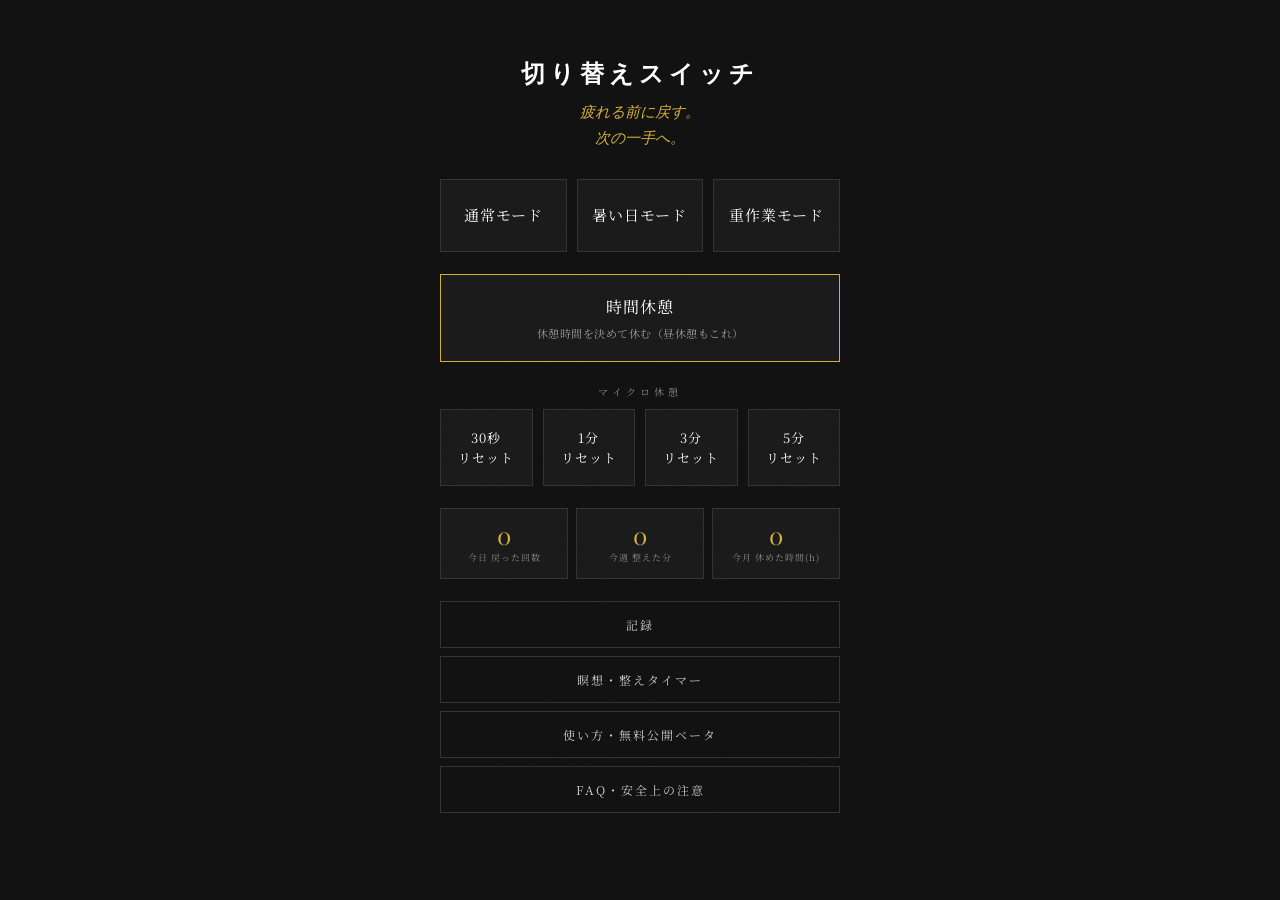
<file: index.html>
<!DOCTYPE html>
<html lang="ja">
<head>
<meta charset="UTF-8">
<meta name="viewport" content="width=device-width, initial-scale=1.0">
<title>切り替えスイッチ</title>
<link rel="manifest" href="manifest.json">
<meta name="theme-color" content="#111111">
<link rel="apple-touch-icon" href="icons/icon-192.png">
<meta name="apple-mobile-web-app-capable" content="yes">
<meta name="apple-mobile-web-app-status-bar-style" content="black-translucent">
<meta name="apple-mobile-web-app-title" content="切り替えスイッチ">
<link href="https://fonts.googleapis.com/css2?family=Playfair+Display:ital,wght@0,400;0,700;1,400&family=Cormorant+Garamond:ital,wght@0,300;0,400;1,300&family=Noto+Serif+JP:wght@200;300;400&display=swap" rel="stylesheet">
<style>
*{margin:0;padding:0;box-sizing:border-box;-webkit-tap-highlight-color:transparent}
:root{
  --bg:#050507;--surface:#09090f;--card:#0d0d16;--border:#1a1a28;--border2:#252535;
  --gold:#b8973e;--gold2:#d4af5a;--gold3:#f0d080;
  --text:#ede8df;--textD:#a09880;--muted:#4a4858;--green:#4a9e6a;
}
html,body{height:100%;background:var(--bg);color:var(--text);font-family:'Noto Serif JP',serif;overflow-x:hidden;}
.ambient{position:fixed;inset:0;pointer-events:none;z-index:0;}
.ambient::before{content:'';position:absolute;top:-20%;left:30%;width:60vw;height:60vw;background:radial-gradient(circle,rgba(184,151,62,0.06)0%,transparent 70%);animation:drift 12s ease-in-out infinite alternate;}
.ambient::after{content:'';position:absolute;bottom:0;right:-10%;width:50vw;height:50vw;background:radial-gradient(circle,rgba(100,80,200,0.04)0%,transparent 70%);animation:drift 16s ease-in-out infinite alternate-reverse;}
@keyframes drift{from{transform:translate(0,0)}to{transform:translate(-5%,8%)}}
body::after{content:'';position:fixed;inset:0;background-image:url("data:image/svg+xml,%3Csvg xmlns='http://www.w3.org/2000/svg' width='300' height='300'%3E%3Cfilter id='n'%3E%3CfeTurbulence type='fractalNoise' baseFrequency='0.75' numOctaves='4'/%3E%3C/filter%3E%3Crect width='300' height='300' filter='url(%23n)' opacity='0.03'/%3E%3C/svg%3E");pointer-events:none;z-index:9999;opacity:0.5;}

#app{width:100%;}
.screen{
  display:none;
  width:100%;
  min-height:100dvh;
  flex-direction:column;
  align-items:center;
}
.screen.active{display:flex;}

/* ===== HOME ===== */
#home{justify-content:flex-start;min-height:100dvh;padding:24px 20px;position:relative;z-index:1;align-items:center;}
#meditation{justify-content:flex-start;min-height:100dvh;padding:80px 24px 40px;position:relative;z-index:1;}

/* ===== GENBA HOME (現場休憩スイッチ：黒×白×金) ===== */
#home.genba{background:#111111;color:#ffffff;}

.genba-home-header{width:100%;max-width:400px;text-align:center;margin-top:32px;margin-bottom:28px;}
.genba-home-title{
  font-family:'Playfair Display',serif;font-size:24px;font-weight:700;
  letter-spacing:5px;color:#ffffff;margin-bottom:10px;
}
.genba-home-sub{
  font-family:'Cormorant Garamond',serif;font-size:15px;font-style:italic;
  color:#D4AF37;line-height:1.7;
}

.genba-home-section{width:100%;max-width:400px;margin-bottom:22px;}
.genba-home-label{font-size:10px;letter-spacing:4px;color:#888888;text-transform:uppercase;margin-bottom:10px;text-align:center;}

.genba-home-grid{display:grid;grid-template-columns:1fr 1fr;gap:10px;}
.genba-home-grid.three{grid-template-columns:1fr 1fr 1fr;}

.genba-home-btn{
  padding:24px 8px;background:#1a1a1a;border:1px solid #333333;
  color:#ffffff;font-family:'Noto Serif JP',serif;font-size:15px;
  letter-spacing:1px;cursor:pointer;transition:all 0.2s;line-height:1.5;
}
.genba-home-btn:hover{border-color:#D4AF37;color:#D4AF37;background:rgba(212,175,55,0.06);}
.genba-home-btn.small{padding:18px 4px;font-size:13px;}
.genba-home-btn.wide{width:100%;padding:20px 8px;font-size:16px;border-color:#D4AF37;}
.genba-btn-sub{display:block;margin-top:6px;font-size:11px;color:#999999;letter-spacing:0.5px;}
.genba-time-main{max-width:300px;margin-top:8px;}
.genba-time-main .genba-custom-input{flex:0 0 110px;width:110px;font-size:22px;}
.genba-time-main .genba-custom-btn{font-size:18px;}

.genba-home-stats{
  width:100%;max-width:400px;
  display:grid;grid-template-columns:1fr 1fr 1fr;gap:8px;
  margin-bottom:22px;
}
.genba-stat-box{
  text-align:center;padding:14px 6px;border:1px solid #333333;background:#1a1a1a;
}
.genba-stat-num{
  display:block;font-family:'Playfair Display',serif;font-size:24px;
  color:#D4AF37;line-height:1;margin-bottom:4px;
}
.genba-stat-label{display:block;font-size:9px;letter-spacing:1px;color:#888888;}

.genba-home-links{width:100%;max-width:400px;display:flex;flex-direction:column;gap:8px;}
.genba-link-btn{
  display:block;padding:14px;background:transparent;border:1px solid #333333;
  color:#cccccc;font-family:'Noto Serif JP',serif;font-size:12px;
  letter-spacing:2px;cursor:pointer;transition:all 0.2s;text-decoration:none;text-align:center;
}
.genba-link-btn:hover{border-color:#D4AF37;color:#D4AF37;}
.logo{font-family:'Playfair Display',serif;font-size:13px;letter-spacing:8px;color:var(--gold);text-transform:uppercase;opacity:0.7;margin-bottom:24px;}

/* TOOL GRID — 1画面完結 */
.tool-grid{display:grid;grid-template-columns:repeat(3,1fr);gap:10px;width:100%;max-width:380px;margin-bottom:16px;}
.tool-card{
  border:1px solid var(--border2);background:var(--card);
  aspect-ratio:1;display:flex;flex-direction:column;align-items:center;justify-content:center;
  cursor:pointer;transition:all 0.25s;
}
.tool-card:hover{border-color:var(--gold);box-shadow:0 0 20px rgba(184,151,62,0.1);}
.tool-num{font-family:'Playfair Display',serif;font-size:34px;color:var(--gold2);line-height:1;}
.tool-unit{font-size:11px;letter-spacing:2px;color:var(--muted);margin-top:6px;}
.tool-card.cut .tool-num{color:#c0696f;}
.tool-card.cut:hover{border-color:#c0696f;box-shadow:0 0 20px rgba(192,105,111,0.15);}
.tool-card.sleep{background:radial-gradient(ellipse at 50% 30%,rgba(100,80,200,0.08),var(--card) 70%);}
.tool-card.sleep .tool-icon{font-size:26px;color:#a8a0e8;}
.tool-card.sleep .tool-unit{color:#a8a0e8;font-size:10px;}
.tool-card.sleep:hover{border-color:#6a5fc0;box-shadow:0 0 20px rgba(106,95,192,0.15);}
.tool-card.break{background:radial-gradient(ellipse at 50% 30%,rgba(255,255,255,0.05),var(--card) 70%);}
.tool-card.break .tool-icon{font-size:26px;color:#e8e8e8;}
.tool-card.break .tool-unit{color:#e8e8e8;font-size:11px;letter-spacing:2px;}
.tool-card.break:hover{border-color:#cfcfcf;box-shadow:0 0 20px rgba(255,255,255,0.1);}

/* HOME PHILOSOPHY */
.home-philosophy{
  width:100%;max-width:380px;
  text-align:center;
  margin:20px 0 16px;
}
.hp-line{
  font-family:'Cormorant Garamond',serif;
  font-size:14px;font-style:italic;font-weight:300;
  color:var(--textD);
  margin-bottom:14px;
  letter-spacing:1px;
}
.hp-grid{
  display:flex;
  flex-wrap:wrap;
  justify-content:center;
  gap:6px 14px;
  font-size:10px;
  letter-spacing:0.5px;
  color:var(--muted);
  font-family:'Noto Serif JP',serif;
}

/* SOUND TYPE SELECTOR */
.sound-type-row{display:flex;gap:5px;width:100%;max-width:380px;margin-bottom:10px;}
.sound-type-btn{
  flex:1;padding:10px 2px;background:transparent;
  border:1px solid var(--border2);color:var(--muted);
  font-family:'Noto Serif JP',serif;font-size:10px;letter-spacing:0.5px;
  cursor:pointer;transition:all 0.25s;
}
.sound-type-btn.on{border-color:var(--gold);color:var(--gold2);background:rgba(184,151,62,0.06);}
.sound-type-btn:hover{border-color:var(--gold2);}

/* HOME LINKS */
.home-links{display:flex;gap:10px;width:100%;max-width:380px;}
.info-link{
  flex:1;padding:14px;background:transparent;
  border:1px solid var(--border2);color:var(--muted);
  font-family:'Noto Serif JP',serif;font-size:11px;letter-spacing:3px;
  cursor:pointer;transition:all 0.25s;
}
.info-link:hover{border-color:var(--gold);color:var(--gold2);}

/* HISTORY */
.history-wrap{width:100%;max-width:380px;}
.history-item{
  display:flex;align-items:center;justify-content:space-between;
  border:1px solid var(--border);background:var(--card);
  padding:14px 16px;margin-bottom:6px;
}
.h-left{display:flex;align-items:center;gap:12px;}
.h-icon{font-size:16px;color:var(--gold);}
.h-info{display:flex;flex-direction:column;}
.h-mode{font-size:13px;color:var(--text);letter-spacing:0.5px;}
.h-date{font-size:10px;color:var(--muted);letter-spacing:1px;margin-top:2px;}
.h-dur{font-family:'Playfair Display',serif;font-size:16px;color:var(--gold2);}
.h-del{
  margin-left:14px;color:var(--muted);font-size:16px;
  padding:4px 6px;cursor:pointer;transition:color 0.2s;flex-shrink:0;
}
.h-del:hover{color:#c0696f;}
.history-empty{
  text-align:center;padding:32px 16px;
  color:var(--muted);font-size:12px;letter-spacing:2px;
  font-family:'Cormorant Garamond',serif;font-style:italic;
  border:1px dashed var(--border2);
}

/* INFO PAGE */
#info{
  padding:80px 24px 60px;
  position:relative;z-index:1;
  justify-content:flex-start;
}
#history{
  padding:80px 24px 24px;
  position:relative;z-index:1;
  justify-content:flex-start;
}
#history .info-wrap{
  margin-top:0;
  padding-top:0;
}
#history .info-title{
  margin-top:0 !important;
}
.info-wrap{width:100%;max-width:400px;}
.info-title{font-family:'Playfair Display',serif;font-size:22px;letter-spacing:4px;color:var(--gold2);text-align:center;margin-bottom:6px;}
.info-sub{font-family:'Cormorant Garamond',serif;font-size:13px;font-style:italic;color:var(--muted);text-align:center;margin-bottom:32px;}
.info-item{border:1px solid var(--border2);background:var(--card);padding:18px 20px;margin-bottom:8px;}
.info-head{display:flex;align-items:baseline;gap:12px;margin-bottom:8px;}
.info-time{font-family:'Playfair Display',serif;font-size:20px;color:var(--gold2);}
.info-name{font-size:13px;letter-spacing:2px;color:var(--text);}
.info-desc{font-family:'Cormorant Garamond',serif;font-size:14px;font-style:italic;color:var(--textD);line-height:1.7;}

/* ===== SESSION SCREEN ===== */
#session{
  position:fixed;inset:0;
  flex-direction:column;align-items:center;justify-content:center;
  padding:24px;z-index:1;
}
#session.active{display:flex;}

/* 戻るボタン（上部固定） */
.session-back{
  position:fixed;top:0;left:0;right:0;
  display:flex;align-items:center;gap:10px;
  padding:18px 20px;
  background:rgba(5,5,7,0.9);backdrop-filter:blur(10px);
  border-bottom:1px solid var(--border);
  font-size:12px;letter-spacing:3px;color:var(--textD);
  cursor:pointer;z-index:300;transition:color 0.2s;
}
.session-back:hover{color:var(--gold2);}
.session-back .arrow{font-size:16px;color:var(--gold);}

.session-mode-name{font-family:'Playfair Display',serif;font-size:26px;font-weight:700;color:var(--gold2);margin-bottom:32px;text-shadow:0 0 30px rgba(184,151,62,0.3);text-align:center;}

.session-one-line{font-family:'Cormorant Garamond',serif;font-size:18px;font-style:italic;color:var(--text);margin-top:28px;margin-bottom:8px;text-align:center;}

.timer-ring-wrap{position:relative;width:240px;height:240px;margin-bottom:8px;}
.timer-ring-wrap svg{transform:rotate(-90deg);width:100%;height:100%;}
.t-bg{stroke:var(--border2);}
.t-fill{stroke:var(--gold2);stroke-linecap:round;transition:stroke-dashoffset 1s linear;filter:drop-shadow(0 0 10px rgba(212,175,90,0.4));}
.timer-display{position:absolute;inset:0;display:flex;flex-direction:column;align-items:center;justify-content:center;}
.timer-time{font-family:'Playfair Display',serif;font-size:60px;color:var(--gold3);letter-spacing:2px;text-shadow:0 0 20px rgba(240,208,128,0.25);}
.timer-state{font-size:10px;letter-spacing:4px;color:var(--gold2);text-transform:uppercase;margin-top:8px;}

.session-actions{display:flex;gap:12px;width:100%;max-width:320px;}
.s-btn{
  flex:1;padding:16px;background:transparent;border:1px solid var(--border2);
  color:var(--textD);font-family:'Noto Serif JP',serif;font-size:12px;letter-spacing:3px;
  cursor:pointer;transition:all 0.25s;
}
.s-btn:hover{border-color:var(--gold);color:var(--gold2);}
.s-btn.gold{border-color:var(--gold);color:var(--gold2);background:rgba(184,151,62,0.06);}
.s-btn.gold:hover{background:rgba(184,151,62,0.12);box-shadow:0 0 20px rgba(184,151,62,0.15);}

.sound-toggle{
  margin-top:24px;display:flex;align-items:center;gap:10px;
  font-size:11px;letter-spacing:2px;color:var(--muted);cursor:pointer;
  border:1px solid var(--border);padding:10px 20px;transition:all 0.25s;
}
.sound-toggle.on{border-color:var(--gold);color:var(--gold2);}
.sound-toggle:hover{border-color:var(--gold2);}

.session-note{
  margin-top:14px;font-size:10px;letter-spacing:1px;
  color:var(--muted);text-align:center;max-width:280px;
  line-height:1.6;
}
.session-note.warn{color:#c0696f;}
.screen.genba .session-note{color:#888888;}
.screen.genba .session-note.warn{color:#c0696f;}

/* ===== COMPLETE SCREEN ===== */
#complete{justify-content:center;padding:40px 24px;text-align:center;position:relative;z-index:1;}
.complete-mark{font-size:14px;letter-spacing:8px;color:var(--gold);margin-bottom:32px;}
.complete-msg{font-family:'Cormorant Garamond',serif;font-size:22px;font-style:italic;font-weight:300;line-height:1.8;color:var(--text);max-width:340px;margin-bottom:48px;min-height:80px;display:flex;align-items:center;justify-content:center;}
.complete-msg.loading{font-family:'Noto Serif JP',serif;font-style:normal;font-size:12px;color:var(--muted);letter-spacing:2px;display:flex;align-items:center;gap:10px;}
.dots span{display:inline-block;width:5px;height:5px;background:var(--gold);border-radius:50%;animation:dot 1.4s infinite;}
.dots span:nth-child(2){animation-delay:.2s}.dots span:nth-child(3){animation-delay:.4s}
@keyframes dot{0%,80%,100%{transform:scale(0.5);opacity:0.2}40%{transform:scale(1);opacity:1}}

/* ===== SLEEP SCREEN ===== */
#sleep{
  justify-content:flex-start;
  padding:120px 24px 60px;
  position:relative;z-index:1;
  background:radial-gradient(ellipse at 50% 0%,rgba(100,80,200,0.06)0%,transparent 60%);
}
.sleep-deco{font-size:11px;letter-spacing:6px;color:#8880c0;text-transform:uppercase;margin-bottom:16px;opacity:0.7;text-align:center;}
.sleep-msg{font-family:'Cormorant Garamond',serif;font-size:18px;font-style:italic;color:var(--textD);margin-bottom:48px;text-align:center;}
.sleep-elapsed{font-family:'Playfair Display',serif;font-size:48px;color:var(--gold3);letter-spacing:2px;margin-bottom:4px;text-shadow:0 0 20px rgba(240,208,128,0.2);}
.sleep-remaining{font-size:11px;letter-spacing:2px;color:var(--muted);margin-bottom:36px;min-height:14px;}

/* ===== GENBA THEME (休憩モード：黒×白、屋外視認性重視) ===== */
.screen.genba{
  background:#111111;
  color:#ffffff;
}
.screen.genba .session-back.genba-back{
  background:rgba(17,17,17,0.92);
  color:#cccccc;
  border-bottom:1px solid #2a2a2a;
}
.screen.genba .session-back.genba-back .arrow{color:#D4AF37;}
.screen.genba .session-back.genba-back:hover{color:#D4AF37;}

#breakSetup{justify-content:flex-start;padding:100px 24px 60px;align-items:center;}
#genbaModeSelect{justify-content:flex-start;padding:100px 24px 60px;align-items:center;}
.genba-title{font-family:'Playfair Display',serif;font-size:26px;font-weight:700;letter-spacing:4px;color:#ffffff;margin-bottom:8px;text-align:center;}
.genba-sub{font-family:'Cormorant Garamond',serif;font-size:14px;font-style:italic;color:#aaaaaa;margin-bottom:32px;text-align:center;}

.genba-input-wrap{width:100%;max-width:360px;margin-bottom:36px;}
.genba-input{
  width:100%;padding:16px;background:#1a1a1a;
  border:1px solid #333333;color:#ffffff;
  font-family:'Noto Serif JP',serif;font-size:15px;
  margin-bottom:12px;
}
.genba-input:focus{outline:none;border-color:#D4AF37;}
.genba-input::placeholder{color:#666666;}
.genba-presets{display:flex;flex-wrap:wrap;gap:8px;}
.genba-preset-btn{
  padding:10px 14px;background:transparent;border:1px solid #333333;
  color:#cccccc;font-family:'Noto Serif JP',serif;font-size:12px;
  letter-spacing:1px;cursor:pointer;transition:all 0.2s;
}
.genba-preset-btn:hover{border-color:#D4AF37;color:#D4AF37;}

.genba-time-label{font-size:10px;letter-spacing:4px;color:#888888;text-transform:uppercase;margin-bottom:12px;}
.genba-time-row{display:flex;flex-wrap:wrap;gap:10px;width:100%;max-width:360px;}
.genba-time-btn{
  flex:1 1 28%;padding:18px 8px;background:#1a1a1a;border:1px solid #333333;
  color:#ffffff;font-family:'Playfair Display',serif;font-size:18px;
  cursor:pointer;transition:all 0.2s;
}
.genba-time-btn:hover{border-color:#D4AF37;color:#D4AF37;background:rgba(212,175,55,0.06);}
.genba-home-grid.four{grid-template-columns:1fr 1fr 1fr 1fr;}
.genba-custom-row{display:flex;gap:10px;width:100%;max-width:360px;margin-top:12px;align-items:stretch;}
.genba-custom-input{
  width:80px;flex:0 0 80px;padding:14px 10px;background:#1a1a1a;border:1px solid #333333;
  color:#ffffff;font-size:18px;text-align:center;
}
.genba-custom-input:focus{outline:none;border-color:#D4AF37;}
.genba-custom-btn{flex:1;font-size:15px;font-family:inherit;}

/* BREAK SESSION */
#breakSession{padding:24px;}
.genba-mode-name{font-family:'Playfair Display',serif;font-size:26px;font-weight:700;color:#ffffff;margin-bottom:28px;text-align:center;letter-spacing:4px;}
.genba-ring .genba-ring-bg{stroke:#333333;}
.genba-ring .genba-ring-fill{stroke:#D4AF37;filter:drop-shadow(0 0 8px rgba(212,175,55,0.4));}
.genba-time{color:#ffffff;text-shadow:none;}
.genba-state{color:#D4AF37;}
.genba-calm-list{
  display:flex;flex-direction:column;gap:10px;align-items:center;
  margin-top:8px;font-family:'Cormorant Garamond',serif;font-size:18px;
  font-style:italic;color:#cccccc;
}
.genba-btn{border-color:#333333;color:#cccccc;}
.genba-btn:hover{border-color:#D4AF37;color:#D4AF37;}
.genba-btn.gold{border-color:#D4AF37;color:#D4AF37;background:rgba(212,175,55,0.06);}
.genba-btn.gold:hover{background:rgba(212,175,55,0.14);}

/* BREAK DONE */
#breakDone{justify-content:center;padding:40px 24px;text-align:center;}
.genba-done-mark{font-size:20px;color:#888888;margin-bottom:14px;}
.genba-done-label{font-family:'Cormorant Garamond',serif;font-size:15px;font-style:italic;letter-spacing:3px;color:#aaaaaa;margin-bottom:32px;}
.genba-done-sub{font-size:12px;letter-spacing:4px;color:#888888;text-transform:uppercase;margin-bottom:14px;}
.genba-next-action{
  font-family:'Playfair Display',serif;font-size:30px;font-weight:700;
  color:#D4AF37;max-width:340px;line-height:1.6;
  border:1px solid #D4AF37;padding:28px 24px;background:#1a1a1a;
  text-shadow:0 0 20px rgba(212,175,55,0.25);
  box-shadow:0 0 30px rgba(212,175,55,0.1);
}

/* BREAK WARNING (休憩終了30秒前: 全画面演出) */
#breakWarning{
  justify-content:center;align-items:center;text-align:center;
  background:#000000;
  animation: genbaWarningFade 0.6s ease;
}
@keyframes genbaWarningFade{from{opacity:0}to{opacity:1}}
.genba-warning-wrap{display:flex;flex-direction:column;align-items:center;padding:24px;}
.genba-warning-label{
  font-family:'Noto Serif JP',serif;font-size:13px;font-weight:400;
  letter-spacing:6px;color:#888888;margin-bottom:6px;
  text-transform:uppercase;
}
.genba-warning-sub{
  font-family:'Cormorant Garamond',serif;font-size:14px;font-style:italic;
  color:#888888;margin-bottom:4px;
}
.genba-warning-action{
  margin-top:36px;font-family:'Playfair Display',serif;font-size:32px;font-weight:700;
  font-style:normal;color:#D4AF37;border:1px solid #D4AF37;
  padding:28px 24px;background:#1a1a1a;max-width:340px;line-height:1.6;
  text-shadow:0 0 20px rgba(212,175,55,0.25);
  box-shadow:0 0 30px rgba(212,175,55,0.1);
}

/* SLEEP SELECT */
#sleepSelect{justify-content:flex-start;padding:120px 24px 60px;position:relative;z-index:1;}
.sleep-select-list{width:100%;max-width:340px;display:flex;flex-direction:column;gap:10px;margin-top:8px;}
.sleep-select-btn{
  padding:18px;background:var(--card);border:1px solid var(--border2);
  color:var(--text);font-family:'Noto Serif JP',serif;font-size:14px;letter-spacing:2px;
  cursor:pointer;transition:all 0.25s;
}
.sleep-select-btn:hover{border-color:#6a5fc0;color:#a8a0e8;box-shadow:0 0 20px rgba(106,95,192,0.1);}

/* BOTTOM PAD */
.bottom-pad{height:40px;}
</style>
</head>
<body>
<div class="ambient"></div>
<div id="app">

<!-- ===== HOME (切り替えスイッチ) ===== -->
<div id="home" class="screen active genba">
  <div class="genba-home-header">
    <div class="genba-home-title">切り替えスイッチ</div>
    <div class="genba-home-sub">疲れる前に戻す。<br>次の一手へ。</div>
  </div>

  <div class="genba-home-section">
    <div class="genba-home-grid three">
      <button class="genba-home-btn" onclick="openGenbaMode('normal')">通常モード</button>
      <button class="genba-home-btn" onclick="openGenbaMode('hot')">暑い日モード</button>
      <button class="genba-home-btn" onclick="openGenbaMode('heavy')">重作業モード</button>
    </div>
  </div>

  <div class="genba-home-section">
    <button class="genba-home-btn wide" onclick="openBreakSetup()">時間休憩<br><span class="genba-btn-sub">休憩時間を決めて休む（昼休憩もこれ）</span></button>
  </div>

  <div class="genba-home-section">
    <div class="genba-home-label">マイクロ休憩</div>
    <div class="genba-home-grid four">
      <button class="genba-home-btn small" onclick="openMicroSetup(0.5)">30秒<br>リセット</button>
      <button class="genba-home-btn small" onclick="openMicroSetup(1)">1分<br>リセット</button>
      <button class="genba-home-btn small" onclick="openMicroSetup(3)">3分<br>リセット</button>
      <button class="genba-home-btn small" onclick="openMicroSetup(5)">5分<br>リセット</button>
    </div>
  </div>

  <div class="genba-home-stats" id="genbaHomeStats"></div>

  <div class="genba-home-links">
    <button class="genba-link-btn" onclick="renderHistory();showScreen('history')">記録</button>
    <button class="genba-link-btn" onclick="showScreen('meditation')">瞑想・整えタイマー</button>
    <a class="genba-link-btn" href="start.html">使い方・無料公開ベータ</a>
    <a class="genba-link-btn" href="faq.html">FAQ・安全上の注意</a>
  </div>
</div>

<!-- ===== MEDITATION (瞑想・整えタイマー) ===== -->
<div id="meditation" class="screen">
  <div class="session-back" onclick="goHome()">
    <span class="arrow">←</span> 戻る
  </div>
  <div class="logo" style="margin-top:60px;">DAIMON</div>

  <div class="tool-grid">
    <div class="tool-card cut" onclick="startSession(30,'secs','断ち切り')">
      <div class="tool-num">30</div><div class="tool-unit">秒</div>
    </div>
    <div class="tool-card" onclick="startSession(1,'min','一息リセット')">
      <div class="tool-num">1</div><div class="tool-unit">分</div>
    </div>
    <div class="tool-card" onclick="startSession(3,'min','現場呼吸')">
      <div class="tool-num">3</div><div class="tool-unit">分</div>
    </div>
    <div class="tool-card" onclick="startSession(5,'min','集中戻し')">
      <div class="tool-num">5</div><div class="tool-unit">分</div>
    </div>
    <div class="tool-card" onclick="startSession(10,'min','精度回復')">
      <div class="tool-num">10</div><div class="tool-unit">分</div>
    </div>
    <div class="tool-card" onclick="startSession(20,'min','深い整え')">
      <div class="tool-num">20</div><div class="tool-unit">分</div>
    </div>
    <div class="tool-card" onclick="startSession(25,'min','ストレス耐性')">
      <div class="tool-num">25</div><div class="tool-unit">分</div>
    </div>
    <div class="tool-card sleep" onclick="showScreen('sleepSelect')">
      <div class="tool-icon">◐</div><div class="tool-unit">眠れない時</div>
    </div>
    <div class="tool-card break" onclick="openBreakSetup()">
      <div class="tool-icon">↺</div><div class="tool-unit">休憩</div>
    </div>
  </div>

  <div class="home-philosophy">
    <div class="hp-line">休むためではなく、戻るために使う。</div>
    <div class="hp-grid">
      <span>30秒：断ち切り</span>
      <span>1分：一息</span>
      <span>3分：呼吸</span>
      <span>5分：集中</span>
      <span>10分：精度</span>
      <span>20分：回復</span>
      <span>25分：耐性</span>
    </div>
  </div>

  <div class="sound-type-row">
    <button class="sound-type-btn" data-sound="ocean" onclick="setSoundType('ocean')">波打ち際</button>
    <button class="sound-type-btn" data-sound="river" onclick="setSoundType('river')">川</button>
    <button class="sound-type-btn" data-sound="forest" onclick="setSoundType('forest')">森</button>
    <button class="sound-type-btn" data-sound="rain" onclick="setSoundType('rain')">雨</button>
    <button class="sound-type-btn on" data-sound="silent" onclick="setSoundType('silent')">無音</button>
  </div>

  <div class="sound-toggle count-sound-toggle on" onclick="toggleCountSound()" style="margin-top:0;margin-bottom:14px;">
    🔔 &nbsp;カウント音 — ON
  </div>

  <div class="home-links">
    <button class="info-link" onclick="renderHistory();showScreen('history')">記録</button>
    <button class="info-link" onclick="showScreen('info')">時間別効果</button>
  </div>
</div>

<!-- ===== HISTORY (記録) ===== -->
<div id="history" class="screen">
  <div class="session-back" onclick="goHome()">
    <span class="arrow">←</span> 戻る
  </div>
  <div class="info-wrap">
    <div class="info-title">記録</div>
    <div class="info-sub">積み上げてきたもの</div>
    <div class="history-wrap" id="historyWrap"></div>
  </div>
  <div class="bottom-pad"></div>
</div>

<!-- ===== INFO (時間別効果) ===== -->
<div id="info" class="screen">
  <div class="session-back" onclick="goMeditation()">
    <span class="arrow">←</span> 戻る
  </div>

  <div class="info-wrap">
    <div class="info-title">時間別効果</div>
    <div class="info-sub">それぞれの時間に、意味がある</div>

    <div class="info-item">
      <div class="info-head"><span class="info-time">30秒</span><span class="info-name">断ち切り</span></div>
      <div class="info-desc">今のミスや感情を、そこで止める。引きずらず次へ移るための一手。</div>
    </div>
    <div class="info-item">
      <div class="info-head"><span class="info-time">1分</span><span class="info-name">一息リセット</span></div>
      <div class="info-desc">肩の力を抜き、呼吸を整える。小さな切り替えに使う。</div>
    </div>
    <div class="info-item">
      <div class="info-head"><span class="info-time">3分</span><span class="info-name">現場呼吸</span></div>
      <div class="info-desc">作業の合間、現場に戻るための呼吸。焦りを置いていく。</div>
    </div>
    <div class="info-item">
      <div class="info-head"><span class="info-time">5分</span><span class="info-name">集中戻し</span></div>
      <div class="info-desc">散った集中を戻す。雑念が出ても、また戻ればいい。</div>
    </div>
    <div class="info-item">
      <div class="info-head"><span class="info-time">10分</span><span class="info-name">精度回復</span></div>
      <div class="info-desc">焦りや力みを抜き、静かな状態に戻す。判断の精度を取り戻す。</div>
    </div>
    <div class="info-item">
      <div class="info-head"><span class="info-time">20分</span><span class="info-name">深い整え</span></div>
      <div class="info-desc">長く座り、思考を追わない時間。深いリセットに使う。</div>
    </div>
    <div class="info-item">
      <div class="info-head"><span class="info-time">25分</span><span class="info-name">ストレス耐性</span></div>
      <div class="info-desc">不快さから逃げずにいる時間。耐えたことが、そのまま証拠になる。</div>
    </div>
    <div class="info-item">
      <div class="info-head"><span class="info-time">∞</span><span class="info-name">眠れない時</span></div>
      <div class="info-desc">タイマーなし。自然音だけで横になる。終わりを決めず、終わったら終了を押す。</div>
    </div>
  </div>

  <div class="bottom-pad"></div>
</div>

<!-- ===== SESSION ===== -->
<div id="session" class="screen">
  <div class="session-back" onclick="cancelSession()">
    <span class="arrow">←</span> 戻る
  </div>

  <div class="session-mode-name" id="sessionModeName">—</div>

  <div class="timer-ring-wrap">
    <svg viewBox="0 0 240 240">
      <circle class="t-bg" cx="120" cy="120" r="108" fill="none" stroke-width="4"/>
      <circle class="t-fill" id="tFill" cx="120" cy="120" r="108" fill="none" stroke-width="4" stroke-dasharray="679" stroke-dashoffset="0"/>
    </svg>
    <div class="timer-display">
      <div class="timer-time" id="timerTime">00:00</div>
      <div class="timer-state" id="timerState">進行中</div>
    </div>
  </div>

  <div class="session-one-line" id="sessionOneLine">—</div>

  <div class="sound-toggle" id="soundToggle" onclick="toggleSound()" style="margin-top:20px;">
    ♪ &nbsp;自然音 — OFF
  </div>

  <div class="session-note">
    深く入る場合はスマホ標準アラームとの併用を推奨します。
  </div>
  <div class="session-note warn wake-lock-note" style="display:none;">
    この端末は画面消灯防止に対応していません。スマホ標準アラームを併用してください。
  </div>

  <div class="session-actions" style="margin-top:28px;">
    <button class="s-btn" id="pauseBtn" onclick="togglePause()">一旦止める</button>
    <button class="s-btn gold" onclick="cancelSession()">終了</button>
  </div>
</div>

<!-- ===== COMPLETE ===== -->
<div id="complete" class="screen">
  <div class="complete-mark">✦ ✦ ✦</div>
  <div class="complete-msg" id="completeMsg">整った。</div>
  <div class="session-actions" style="max-width:320px;">
    <button class="s-btn gold" onclick="goMeditation()" style="flex:1">ホームへ戻る</button>
  </div>
</div>

<!-- ===== SLEEP ===== -->
<!-- ===== SLEEP SELECT (終了時間選択) ===== -->
<div id="sleepSelect" class="screen">
  <div class="session-back" onclick="goMeditation()">
    <span class="arrow">←</span> 戻る
  </div>
  <div class="sleep-deco">SLEEP MODE</div>
  <div class="sleep-msg">終了時間を選んでください</div>
  <div class="sleep-select-list">
    <button class="sleep-select-btn" onclick="startSleep(30)">30分後に停止</button>
    <button class="sleep-select-btn" onclick="startSleep(60)">60分後に停止</button>
    <button class="sleep-select-btn" onclick="startSleep(90)">90分後に停止</button>
    <button class="sleep-select-btn" onclick="startSleep(480)">朝まで流す</button>
    <button class="sleep-select-btn" onclick="startSleep(0)">手動停止</button>
  </div>
</div>

<div id="sleep" class="screen">
  <div class="sleep-deco">SLEEP MODE</div>
  <div class="sleep-msg">そのまま、横になっていい。<br>音だけが続く。</div>
  <div class="sleep-elapsed" id="sleepElapsed">00:00</div>
  <div class="sleep-remaining" id="sleepRemaining"></div>
  <div class="sound-toggle on" id="sleepSoundToggle" onclick="toggleSleepSound()">
    ♪ &nbsp;自然音 — ON
  </div>
  <div class="session-actions" style="margin-top:32px;max-width:320px;">
    <button class="s-btn" onclick="endSleep()" style="flex:1">終了</button>
  </div>
</div>

<!-- ===== BREAK SETUP (休憩前: 次の一手を入力) ===== -->
<!-- ===== GENBA MODE SELECT (通常/暑い日/重作業/昼休憩の時間選択) ===== -->
<div id="genbaModeSelect" class="screen genba">
  <div class="session-back genba-back" onclick="goHome()">
    <span class="arrow">←</span> 戻る
  </div>

  <div class="genba-title" id="genbaModeTitle">モード</div>
  <div class="genba-sub" id="genbaModeNote"></div>

  <div class="genba-input-wrap">
    <div class="genba-time-label" style="margin-bottom:10px;">休憩後、最初にやること</div>
    <input type="text" id="genbaNextActionInput" class="genba-input" placeholder="例：ボードを1枚貼る（未入力なら「次の一手だけ見る」）" maxlength="40">
    <div class="genba-presets">
      <button class="genba-preset-btn" onclick="setGenbaNextAction('間柱を入れる')">間柱を入れる</button>
      <button class="genba-preset-btn" onclick="setGenbaNextAction('ボードを1枚貼る')">ボードを1枚貼る</button>
      <button class="genba-preset-btn" onclick="setGenbaNextAction('墨出しをする')">墨出しをする</button>
      <button class="genba-preset-btn" onclick="setGenbaNextAction('次の一手だけ見る')">次の一手だけ見る</button>
    </div>
  </div>

  <div class="genba-time-label" id="genbaModeOptionsLabel">作業 → 休憩 を選ぶ</div>
  <div class="genba-time-row" id="genbaModeOptions" style="flex-direction:column;gap:10px;"></div>
</div>

<div id="breakSetup" class="screen genba">
  <div class="session-back genba-back" onclick="goHome()">
    <span class="arrow">←</span> 戻る
  </div>

  <div class="genba-title">時間休憩</div>
  <div class="genba-sub">休憩は、時間を決めないと終わらない</div>

  <div class="genba-input-wrap">
    <input type="text" id="nextActionInput" class="genba-input" placeholder="休憩後の最初の一手（例：ボードを1枚貼る）" maxlength="40">
  </div>

  <div class="genba-time-label">休憩時間を決める</div>
  <div class="genba-custom-row genba-time-main">
    <input type="number" id="freeBreakCustom" class="genba-custom-input" min="1" max="180" placeholder="分" inputmode="numeric">
    <button class="genba-time-btn genba-custom-btn" onclick="startFreeBreakCustom()">開始</button>
  </div>
</div>

<!-- ===== BREAK SESSION (休憩中) ===== -->
<div id="breakSession" class="screen genba">
  <div class="session-back genba-back" onclick="cancelBreak()">
    <span class="arrow">←</span> 戻る
  </div>

  <div class="genba-mode-name" id="breakModeName">休憩中</div>

  <div class="timer-ring-wrap genba-ring">
    <svg viewBox="0 0 240 240">
      <circle class="t-bg genba-ring-bg" cx="120" cy="120" r="108" fill="none" stroke-width="4"/>
      <circle class="t-fill genba-ring-fill" id="breakRingFill" cx="120" cy="120" r="108" fill="none" stroke-width="4" stroke-dasharray="679" stroke-dashoffset="0"/>
    </svg>
    <div class="timer-display">
      <div class="timer-time genba-time" id="breakTimerTime">00:00</div>
      <div class="timer-state genba-state" id="breakTimerState">整える</div>
    </div>
  </div>

  <div class="genba-calm-list" id="breakChecklist"></div>

  <div class="session-note warn wake-lock-note" style="display:none;">
    この端末は画面消灯防止に対応していません。スマホ標準アラームを併用してください。
  </div>

  <div class="session-actions" style="margin-top:28px;">
    <button class="s-btn genba-btn" id="breakPauseBtn" onclick="toggleBreakPause()">一旦止める</button>
    <button class="s-btn genba-btn gold" onclick="cancelBreak()">終了</button>
  </div>
</div>

<!-- ===== BREAK WARNING (休憩終了30秒前：全画面) ===== -->
<div id="breakWarning" class="screen genba">
  <div class="genba-warning-wrap">
    <div class="genba-warning-label">次の一手だけ見る</div>
    <div class="genba-warning-sub">全部考えなくていい</div>
    <div class="genba-warning-sub">戻る場所は一つでいい</div>
    <div class="genba-warning-action" id="breakWarningAction">—</div>
  </div>
</div>

<!-- ===== BREAK DONE (休憩終了→次の一手) ===== -->
<div id="breakDone" class="screen genba">
  <div class="genba-done-mark">✦</div>
  <div class="genba-done-label" id="breakDoneLabel">休憩完了</div>
  <div class="genba-done-sub">まず</div>
  <div class="genba-next-action" id="breakNextActionDisplay">—</div>

  <div class="session-actions" style="margin-top:40px;max-width:320px;">
    <button class="s-btn genba-btn gold" style="flex:1" onclick="goHome()">現場に戻る</button>
  </div>
</div>

</div>

<script>
// ===== STATE =====
let currentTimer = null;
let totalSeconds = 0;
let remainingSeconds = 0;
let isPaused = false;
let sessionEndTime = 0;    // 終了予定の絶対時刻（Date.now()基準, ms）
let pausedRemainingMs = 0; // 一時停止時点での残りミリ秒
let wakeLock = null;
let wakeLockUnsupported = false;
let soundOn = false;
const COUNT_SOUND_KEY = 'daimon_count_sound';
let countSoundOn = localStorage.getItem(COUNT_SOUND_KEY) !== '0'; // 初期値ON
let currentModeLabel = '';
let currentModeUnit = '';
let currentModeValue = 0;
let audioCtx = null;
let noiseNode = null;
let bigWaveTimer = null;

// Sleep mode
let sleepInterval = null;
let sleepSeconds = 0;
let sleepSoundOn = true;

const RING_CIRC = 2 * Math.PI * 108; // ≈679

// ===== MODE CONTENT (一言だけ) =====
const MODE_CONTENT = {
  '断ち切り':     '次の一手だけ見る',
  '一息リセット': '肩の力を抜く',
  '現場呼吸':     '戻ったら、動き出す',
  '集中戻し':     '崩れても、戻れる',
  '精度回復':     '静かになるまで',
  '深い整え':     'ただ、座っている',
  'ストレス耐性': '逃げずに、ここにいる',
};


// ===== HISTORY (localStorage) =====
const HISTORY_KEY = 'daimon_meditation_history';

function loadHistory() {
  try {
    const raw = localStorage.getItem(HISTORY_KEY);
    const history = raw ? JSON.parse(raw) : [];

    let changed = false;
    const fixed = history.map((item, index) => {
      if (!item.id) {
        changed = true;
        return { ...item, id: 'legacy-' + index + '-' + (item.date || '') + '-' + (item.label || '') };
      }
      return item;
    });

    if (changed) localStorage.setItem(HISTORY_KEY, JSON.stringify(fixed));

    return fixed;
  } catch { return []; }
}

function saveHistoryEntry(entry) {
  const history = loadHistory();
  entry.id = Date.now() + '-' + Math.random().toString(36).slice(2,7);
  entry.ts = Date.now(); // 統計集計用タイムスタンプ
  history.unshift(entry); // 新しいものを先頭に
  if (history.length > 50) history.length = 50; // 最大50件
  localStorage.setItem(HISTORY_KEY, JSON.stringify(history));
}

function deleteHistoryEntry(id) {
  if (!id) return;
  const history = loadHistory().filter(item => item.id !== id);
  localStorage.setItem(HISTORY_KEY, JSON.stringify(history));
  renderHistory();
}

function clearAllHistory() {
  if (!confirm('記録をすべて削除しますか？')) return;
  localStorage.setItem(HISTORY_KEY, JSON.stringify([]));
  renderHistory();
}

// ===== 現場休憩スイッチ：統計表示（今日/今週/今月） =====
// ポイント化・ランキング・連続記録は意図的に実装しない（仕様方針）
function renderGenbaStats() {
  const wrap = document.getElementById('genbaHomeStats');
  if (!wrap) return;
  wrap.textContent = '';

  const history = loadHistory().filter(item => typeof item.ts === 'number');
  const now = new Date();

  // 今日の開始
  const todayStart = new Date(now.getFullYear(), now.getMonth(), now.getDate()).getTime();

  // 今週の開始（月曜始まり）
  const dow = now.getDay(); // 0=日
  const diffToMonday = (dow === 0 ? 6 : dow - 1);
  const weekStart = new Date(now.getFullYear(), now.getMonth(), now.getDate() - diffToMonday).getTime();

  // 今月の開始
  const monthStart = new Date(now.getFullYear(), now.getMonth(), 1).getTime();

  let todayCount = 0;
  let weekMinutes = 0;
  let monthMinutes = 0;

  history.forEach(item => {
    const mins = parseInt(item.duration, 10) || 0;
    if (item.ts >= todayStart) todayCount++;
    if (item.ts >= weekStart) weekMinutes += mins;
    if (item.ts >= monthStart) monthMinutes += mins;
  });

  const monthHours = Math.round(monthMinutes / 60 * 10) / 10; // 小数1桁

  const stats = [
    { num: `${todayCount}`, label: '今日 戻った回数' },
    { num: `${weekMinutes}`, label: '今週 整えた分' },
    { num: `${monthHours}`, label: '今月 休めた時間(h)' },
  ];

  stats.forEach(s => {
    const box = document.createElement('div');
    box.className = 'genba-stat-box';
    const num = document.createElement('span');
    num.className = 'genba-stat-num';
    num.textContent = s.num;
    const lbl = document.createElement('span');
    lbl.className = 'genba-stat-label';
    lbl.textContent = s.label;
    box.appendChild(num);
    box.appendChild(lbl);
    wrap.appendChild(box);
  });
}

function renderHistory() {
  const wrap = document.getElementById('historyWrap');
  const history = loadHistory();
  wrap.textContent = '';

  if (history.length === 0) {
    const empty = document.createElement('div');
    empty.className = 'history-empty';
    empty.textContent = 'まだ記録がない。最初の一手を。';
    wrap.appendChild(empty);
    return;
  }

  history.forEach(item => {
    const row = document.createElement('div');
    row.className = 'history-item';

    const left = document.createElement('div');
    left.className = 'h-left';

    const icon = document.createElement('div');
    icon.className = 'h-icon';
    icon.textContent = item.type === 'sleep' ? '◐' : item.type === 'break' ? '↺' : '✦';

    const info = document.createElement('div');
    info.className = 'h-info';

    const mode = document.createElement('div');
    mode.className = 'h-mode';
    mode.textContent = item.label; // textContentで安全に表示

    const date = document.createElement('div');
    date.className = 'h-date';
    date.textContent = item.date;

    info.appendChild(mode);
    info.appendChild(date);
    left.appendChild(icon);
    left.appendChild(info);

    const dur = document.createElement('div');
    dur.className = 'h-dur';
    dur.textContent = item.duration;

    const del = document.createElement('div');
    del.className = 'h-del';
    del.textContent = '✕';
    del.onclick = () => deleteHistoryEntry(item.id);

    row.appendChild(left);
    row.appendChild(dur);
    row.appendChild(del);
    wrap.appendChild(row);
  });

  const clearBtn = document.createElement('button');
  clearBtn.className = 'info-link';
  clearBtn.style.marginTop = '16px';
  clearBtn.style.width = '100%';
  clearBtn.textContent = '記録をすべて削除';
  clearBtn.onclick = clearAllHistory;
  wrap.appendChild(clearBtn);
}

// ===== NAVIGATION =====
function showScreen(id) {
  document.querySelectorAll('.screen').forEach(s => s.classList.remove('active'));
  document.getElementById(id).classList.add('active');
}

function goHome() {
  stopAllAudio();
  renderGenbaStats();
  showScreen('home');
}

function goMeditation() {
  stopAllAudio();
  showScreen('meditation');
}

// ===== SOUND (Web Audio API — 自然音風ノイズ) =====
function initAudio() {
  if (audioCtx) return;
  audioCtx = new (window.AudioContext || window.webkitAudioContext)();
}

// ===== カウント音・終了音（自然音とは独立） =====
function playBeep() {
  if (!countSoundOn) return;
  initAudio();
  const osc = audioCtx.createOscillator();
  const gain = audioCtx.createGain();
  osc.type = 'sine';
  osc.frequency.value = 880;
  gain.gain.setValueAtTime(0, audioCtx.currentTime);
  gain.gain.linearRampToValueAtTime(0.22, audioCtx.currentTime + 0.01);
  gain.gain.exponentialRampToValueAtTime(0.0001, audioCtx.currentTime + 0.15);
  osc.connect(gain);
  gain.connect(audioCtx.destination);
  osc.start();
  osc.stop(audioCtx.currentTime + 0.15);
}

// 終了音：確実に鳴らすため、カウント音設定とは独立させる。
// AudioContextがバックグラウンドでサスペンドされている場合はresumeしてから鳴らす。
function playFinishBell() {
  initAudio();

  const ring = () => {
    const now = audioCtx.currentTime;
    // ベルらしい質感: 基音＋倍音を重ねる（音量を強化、減衰も長め）
    [660, 990, 1320, 1980].forEach((freq, i) => {
      const osc = audioCtx.createOscillator();
      const gain = audioCtx.createGain();
      osc.type = 'sine';
      osc.frequency.value = freq;
      const vol = 0.35 / (i + 1);
      gain.gain.setValueAtTime(0, now);
      gain.gain.linearRampToValueAtTime(vol, now + 0.02);
      gain.gain.exponentialRampToValueAtTime(0.0001, now + 2.2);
      osc.connect(gain);
      gain.connect(audioCtx.destination);
      osc.start(now);
      osc.stop(now + 2.2);
    });
  };

  if (audioCtx.state === 'suspended') {
    audioCtx.resume().then(() => {
      ring();
      setTimeout(ring, 700);
    }).catch(() => {});
  } else {
    ring();
    setTimeout(ring, 700);
  }
}

// ===== Wake Lock（タイマー中の画面消灯防止）共通 =====
async function requestWakeLock() {
  if (!('wakeLock' in navigator)) {
    wakeLockUnsupported = true;
    showWakeLockNote(true);
    return;
  }
  try {
    wakeLock = await navigator.wakeLock.request('screen');
    wakeLock.addEventListener('release', () => { wakeLock = null; });
    showWakeLockNote(false);
  } catch (e) {
    wakeLockUnsupported = true;
    showWakeLockNote(true);
  }
}

function releaseWakeLock() {
  if (wakeLock) {
    try { wakeLock.release(); } catch {}
    wakeLock = null;
  }
}

function showWakeLockNote(show) {
  document.querySelectorAll('.wake-lock-note').forEach(el => {
    el.style.display = show ? 'block' : 'none';
  });
}

function toggleCountSound() {
  countSoundOn = !countSoundOn;
  localStorage.setItem(COUNT_SOUND_KEY, countSoundOn ? '1' : '0');
  updateCountSoundUI();
}

function updateCountSoundUI() {
  document.querySelectorAll('.count-sound-toggle').forEach(el => {
    el.classList.toggle('on', countSoundOn);
    el.textContent = countSoundOn ? '🔔  カウント音 — ON' : '🔔  カウント音 — OFF';
  });
}

// ===== 自然音：音源ファイル優先、無ければ生成波音にフォールバック =====
const SOUND_SOURCES = {
  ocean: 'assets/sounds/ocean-waves.mp3',
  river: 'assets/sounds/river.mp3',
  forest: 'assets/sounds/forest.mp3',
  rain: 'assets/sounds/rain.mp3',
};
const SOUND_KEY = 'daimon_sound_type';
let selectedSound = localStorage.getItem(SOUND_KEY) || 'silent'; // 初期値: 無音（標準OFF）

function setSoundType(type) {
  selectedSound = type;
  localStorage.setItem(SOUND_KEY, type);
  updateSoundTypeUI();

  if (!noiseNode) return; // 再生中でなければ何もしない（次回再生時に新音源が使われる）

  if (noiseNode.type === 'silent') {
    // 無音から音源ありへ切り替え：再生中だった場合は新しい音源で開始
    noiseNode = null;
    if (type !== 'silent') startNoise(currentGentle);
    return;
  }

  if (type === 'silent') {
    // 音源あり→無音：停止
    stopNoise();
    noiseNode = { type: 'silent' };
    return;
  }

  if (noiseNode.type === 'file') {
    // 再生中の音源を、新しい音源に直接切り替える
    const audioEl = noiseNode.audioEl;
    const newSrc = SOUND_SOURCES[type] || SOUND_SOURCES.ocean;
    try {
      audioEl.pause();
      audioEl.currentTime = 0;
      audioEl.src = newSrc;
      audioEl.load();
      audioEl.play().catch(() => {});
      noiseNode.src = newSrc;
    } catch {}
    return;
  }

  // 生成波音の場合は一度止めて新しい音源で再生し直す
  stopNoise();
  setTimeout(() => { if (soundOn || sleepSoundOn) startNoise(currentGentle); }, 450);
}

function updateSoundTypeUI() {
  document.querySelectorAll('.sound-type-btn').forEach(btn => {
    btn.classList.toggle('on', btn.dataset.sound === selectedSound);
  });
}

let currentGentle = false;

function startNoise(gentle) {
  if (noiseNode) return;
  currentGentle = !!gentle;

  // 「無音」選択時は何も再生しない
  if (selectedSound === 'silent') {
    noiseNode = { type: 'silent' };
    return;
  }

  const src = SOUND_SOURCES[selectedSound] || SOUND_SOURCES.ocean;
  const audioEl = new Audio(src);
  audioEl.loop = true;
  audioEl.preload = 'auto';
  audioEl.volume = gentle ? 0.5 : 0.6;

  // すぐに登録（再生中の切り替え操作で重複起動しないように）
  noiseNode = { type: 'file', audioEl, src };

  let usedFallback = false;

  const tryFallback = () => {
    if (usedFallback) return;
    usedFallback = true;
    try { audioEl.pause(); } catch {}
    noiseNode = null;
    initAudio();
    startGeneratedWave(gentle);
  };

  audioEl.addEventListener('error', tryFallback);
  audioEl.play().catch(tryFallback);
}

// --- フォールバック：生成波音（Web Audio合成） ---
function startGeneratedWave(gentle) {
  if (noiseNode) return;
  initAudio();

  const bufferSize = 2 * audioCtx.sampleRate;
  const buffer = audioCtx.createBuffer(1, bufferSize, audioCtx.sampleRate);
  const output = buffer.getChannelData(0);

  // ブラウンノイズ生成（波音のベース）
  let last = 0;
  for (let i = 0; i < bufferSize; i++) {
    const white = Math.random() * 2 - 1;
    last = (last + white * 0.05) / 1.02;
    output[i] = last * 3.0;
  }

  const source = audioCtx.createBufferSource();
  source.buffer = buffer;
  source.loop = true;

  // --- 低音側：波の「ザザーッ」という本体 ---
  const lowFilter = audioCtx.createBiquadFilter();
  lowFilter.type = 'lowpass';
  lowFilter.frequency.value = 700;

  const lowGain = audioCtx.createGain();
  lowGain.gain.value = 0.9;

  // --- 高音側：引き際の「シュワシュワ」 ---
  const highFilter = audioCtx.createBiquadFilter();
  highFilter.type = 'highpass';
  highFilter.frequency.value = 2200;

  const highGain = audioCtx.createGain();
  highGain.gain.value = 0.35;

  // 全体ゲイン（フェードアウト等で使用）
  const gain = audioCtx.createGain();
  gain.gain.value = 0.18;

  // 波本体の音量（不規則に変化させる）
  const waveGain = audioCtx.createGain();
  waveGain.gain.value = 0.0;

  // 引き波（シュワシュワ）の音量
  const highWaveGain = audioCtx.createGain();
  highWaveGain.gain.value = 0.0;

  // 接続：低音チェーン
  source.connect(lowFilter);
  lowFilter.connect(lowGain);
  lowGain.connect(waveGain);
  waveGain.connect(gain);

  // 接続：高音チェーン
  source.connect(highFilter);
  highFilter.connect(highGain);
  highGain.connect(highWaveGain);
  highWaveGain.connect(gain);

  gain.connect(audioCtx.destination);
  source.start();

  noiseNode = { type: 'generated', source, gain, waveGain, highWaveGain };

  // ===== 不規則な波イベントをスケジュール =====
  function scheduleWave() {
    if (!noiseNode || noiseNode.type !== 'generated') return;
    const now = audioCtx.currentTime;

    // 波の強さ：小・普通・強 をランダムに混ぜる
    // 睡眠モード(gentle)は強い波をかなり減らし、小波中心にする
    const r = Math.random();
    let peak;
    if (gentle) {
      if (r < 0.65) peak = 0.30 + Math.random() * 0.12;       // 小さい波（中心）
      else if (r < 0.95) peak = 0.5 + Math.random() * 0.15;   // 普通の波
      else peak = 0.7 + Math.random() * 0.15;                  // 強め（ごく稀）
    } else {
      if (r < 0.35) peak = 0.35 + Math.random() * 0.15;       // 小さい波
      else if (r < 0.8) peak = 0.6 + Math.random() * 0.2;     // 普通の波
      else peak = 0.9 + Math.random() * 0.3;                  // 強めの波
    }

    // タイミング：立ち上がり・持続・減衰もランダム
    const attack  = 0.8 + Math.random() * 1.2;  // 0.8〜2.0秒
    const sustain = 0.3 + Math.random() * 0.6;  // 0.3〜0.9秒
    const decay   = 1.5 + Math.random() * 2.0;  // 1.5〜3.5秒

    // --- 波本体（低音） ---
    waveGain.gain.cancelScheduledValues(now);
    waveGain.gain.setValueAtTime(waveGain.gain.value, now);
    waveGain.gain.linearRampToValueAtTime(peak, now + attack);
    waveGain.gain.setValueAtTime(peak, now + attack + sustain);
    waveGain.gain.linearRampToValueAtTime(0.05, now + attack + sustain + decay);

    // --- 引き波（シュワシュワ）：波本体が引く少し後にピーク ---
    const fizzPeak = peak * (0.3 + Math.random() * 0.25);
    const fizzDelay = attack * 0.5;
    highWaveGain.gain.cancelScheduledValues(now);
    highWaveGain.gain.setValueAtTime(highWaveGain.gain.value, now);
    highWaveGain.gain.linearRampToValueAtTime(fizzPeak * 0.4, now + attack + fizzDelay);
    highWaveGain.gain.linearRampToValueAtTime(fizzPeak, now + attack + sustain + decay * 0.4);
    highWaveGain.gain.linearRampToValueAtTime(0.02, now + attack + sustain + decay * 1.3);

    // 次の波までの間（不規則）：短い間、普通の間、長めの間
    const gapR = Math.random();
    let gap;
    if (gapR < 0.3) gap = 1.5 + Math.random() * 1.5;        // 短い間
    else if (gapR < 0.75) gap = 3 + Math.random() * 2.5;    // 普通の間
    else gap = 6 + Math.random() * 4;                        // 長めの間

    const totalDuration = (attack + sustain + decay + gap) * 1000;
    bigWaveTimer = setTimeout(scheduleWave, totalDuration);
  }
  scheduleWave();
}

function stopNoise() {
  if (!noiseNode) return;
  const node = noiseNode;
  noiseNode = null; // 先にnullにして、進行中のスケジュールを停止させる

  if (node.type === 'silent') return; // 無音モードは何もしない

  if (node.type === 'file') {
    try {
      // 簡易フェードアウトしてから停止
      fadeAudioElToZero(node.audioEl, 0.3, () => {
        try { node.audioEl.pause(); node.audioEl.currentTime = 0; } catch {}
      });
    } catch {}
    return;
  }

  // 生成波音（Web Audio）
  try {
    if (bigWaveTimer) { clearTimeout(bigWaveTimer); bigWaveTimer = null; }
    node.gain.gain.cancelScheduledValues(audioCtx.currentTime);
    node.gain.gain.setTargetAtTime(0, audioCtx.currentTime, 0.3);

    setTimeout(() => {
      try { node.source.stop(); } catch {}
    }, 400);
  } catch {}
}

// <audio>要素のvolumeを短時間でフェードして停止するヘルパー
function fadeAudioElToZero(audioEl, durationSec, onDone) {
  const steps = 10;
  const startVol = audioEl.volume;
  const stepTime = (durationSec * 1000) / steps;
  let i = 0;
  const iv = setInterval(() => {
    i++;
    audioEl.volume = Math.max(0, startVol * (1 - i / steps));
    if (i >= steps) {
      clearInterval(iv);
      if (onDone) onDone();
    }
  }, stepTime);
}

function stopAllAudio() {
  stopNoise();
}

function toggleSound() {
  soundOn = !soundOn;
  const el = document.getElementById('soundToggle');
  el.classList.toggle('on', soundOn);
  el.textContent = soundOn ? '♪  自然音 — ON' : '♪  自然音 — OFF';
  if (soundOn) startNoise(); else stopNoise();
}

function toggleSleepSound() {
  sleepSoundOn = !sleepSoundOn;
  const el = document.getElementById('sleepSoundToggle');
  el.classList.toggle('on', sleepSoundOn);
  el.textContent = sleepSoundOn ? '♪  自然音 — ON' : '♪  自然音 — OFF';
  if (sleepSoundOn) startNoise(true); else stopNoise();
}

// ===== SESSION TIMER =====
function startSession(value, unit, label) {
  currentModeValue = value;
  currentModeUnit = unit;
  currentModeLabel = label;

  totalSeconds = unit === 'secs' ? value : value * 60;
  remainingSeconds = totalSeconds;
  isPaused = false;
  pausedRemainingMs = 0;
  sessionEndTime = Date.now() + totalSeconds * 1000;

  document.getElementById('sessionModeName').textContent = `${label}${value}${unit === 'secs' ? '秒' : '分'}`;
  document.getElementById('sessionOneLine').textContent = MODE_CONTENT[label] || '整える';

  document.getElementById('pauseBtn').textContent = '一旦止める';
  document.getElementById('timerState').textContent = '進行中';
  updateRing();
  updateTimeDisplay();

  showScreen('session');

  // 自然音の状態を継承（前回ONなら再生）
  const soundEl = document.getElementById('soundToggle');
  soundEl.classList.toggle('on', soundOn);
  soundEl.textContent = soundOn ? '♪  自然音 — ON' : '♪  自然音 — OFF';
  if (soundOn) startNoise();

  requestWakeLock();

  if (currentTimer) clearInterval(currentTimer);
  currentTimer = setInterval(tick, 1000);
}

// 残り秒数を「終了予定の絶対時刻」から再計算する
// setIntervalの間引き・スリープの影響を受けない
function recalcRemaining() {
  if (isPaused) return;
  remainingSeconds = Math.max(0, Math.ceil((sessionEndTime - Date.now()) / 1000));
}

function tick() {
  if (isPaused) return;

  const prevRemaining = remainingSeconds;
  recalcRemaining();
  updateTimeDisplay();
  updateRing();

  // カウント音：5,4,3,2,1のいずれかを跨いだら鳴らす
  if (remainingSeconds <= 5 && remainingSeconds >= 1 && remainingSeconds !== prevRemaining) {
    playBeep();
  }

  if (remainingSeconds <= 0) {
    clearInterval(currentTimer);
    currentTimer = null;
    finishSession();
  }
}

// ===== 復帰時の残り時間再計算（瞑想セッション・画面消灯・バックグラウンド対策） =====
function handleSessionReturnToForeground() {
  if (!document.getElementById('session').classList.contains('active')) return;
  if (currentTimer === null && !isPaused) return; // すでに終了済み
  if (isPaused) return;

  recalcRemaining();
  updateTimeDisplay();
  updateRing();

  if (remainingSeconds <= 0) {
    if (currentTimer) { clearInterval(currentTimer); currentTimer = null; }
    finishSession();
    return;
  }

  if (!wakeLock && !wakeLockUnsupported) {
    requestWakeLock();
  }
}

function updateTimeDisplay() {
  const m = Math.floor(remainingSeconds / 60);
  const s = remainingSeconds % 60;
  document.getElementById('timerTime').textContent =
    `${String(m).padStart(2,'0')}:${String(s).padStart(2,'0')}`;
}

function updateRing() {
  const pct = remainingSeconds / totalSeconds;
  const offset = RING_CIRC * (1 - pct);
  document.getElementById('tFill').style.strokeDashoffset = offset;
}

function togglePause() {
  isPaused = !isPaused;

  if (isPaused) {
    pausedRemainingMs = Math.max(0, sessionEndTime - Date.now());
  } else {
    sessionEndTime = Date.now() + pausedRemainingMs;
  }

  document.getElementById('pauseBtn').textContent = isPaused ? '再開する' : '一旦止める';
  document.getElementById('timerState').textContent = isPaused ? '一時停止中' : '進行中';
}

function cancelSession() {
  if (currentTimer) clearInterval(currentTimer);
  currentTimer = null;
  stopAllAudio();
  releaseWakeLock();
  goMeditation();
}

async function finishSession() {
  playFinishBell();
  stopAllAudio();
  releaseWakeLock();

  // 履歴保存
  const durLabel = currentModeUnit === 'secs' ? `${currentModeValue}秒` : `${currentModeValue}分`;
  saveHistoryEntry({
    type: 'session',
    label: currentModeLabel,
    duration: durLabel,
    date: formatDate(new Date()),
  });

  showScreen('complete');

  const msgEl = document.getElementById('completeMsg');
  msgEl.className = 'complete-msg loading';
  msgEl.innerHTML = '';
  const span = document.createElement('span');
  span.textContent = '整理中';
  const dots = document.createElement('div');
  dots.className = 'dots';
  [1,2,3].forEach(()=>dots.appendChild(document.createElement('span')));
  msgEl.appendChild(span);
  msgEl.appendChild(dots);

  // 完了メッセージ（オフライン固定文 — AIコーチは本体統合時に接続）
  const messages = {
    '断ち切り': '一度、切れた。それでいい。',
    '一息リセット': '整った。次の一手へ。',
    '現場呼吸': '戻ってきた。今日も、ここから。',
    '集中戻し': '戻った。崩れても、戻れる。',
    '精度回復': '静かになった。これでいい。',
    '深い整え': '深く、整った。確かに。',
    'ストレス耐性': '持ちこたえた。それが証拠だ。',
  };

  await new Promise(r => setTimeout(r, 800)); // 演出のための短い待機

  msgEl.className = 'complete-msg';
  msgEl.textContent = messages[currentModeLabel] || '整った。';
}

// ===== SLEEP MODE =====
let sleepDurationMin = 0; // 0 = 手動停止
let sleepFadeStarted = false;

function startSleep(durationMin) {
  sleepSeconds = 0;
  sleepDurationMin = durationMin;
  sleepFadeStarted = false;
  showScreen('sleep');

  const el = document.getElementById('sleepSoundToggle');
  el.classList.toggle('on', sleepSoundOn);
  el.textContent = sleepSoundOn ? '♪  自然音 — ON' : '♪  自然音 — OFF';
  if (sleepSoundOn) startNoise(true);

  updateSleepElapsed();
  if (sleepInterval) clearInterval(sleepInterval);
  sleepInterval = setInterval(() => {
    sleepSeconds++;
    updateSleepElapsed();

    if (sleepDurationMin > 0) {
      const totalSec = sleepDurationMin * 60;
      const remainingSec = totalSec - sleepSeconds;
      const fadeStartSec = 5 * 60; // 最後5分

      // 最後5分でフェードアウト開始（無音モードでは不要）
      if (remainingSec <= fadeStartSec && remainingSec > 0 && !sleepFadeStarted && noiseNode && noiseNode.type !== 'silent') {
        sleepFadeStarted = true;

        if (noiseNode.type === 'file') {
          // <audio>のvolumeを残り時間にかけてゆっくり0へ
          const startVol = noiseNode.audioEl.volume;
          const steps = Math.min(60, remainingSec); // 最大60段階
          const stepTime = (remainingSec * 1000) / steps;
          let i = 0;
          const iv = setInterval(() => {
            i++;
            if (!noiseNode) { clearInterval(iv); return; }
            noiseNode.audioEl.volume = Math.max(0, startVol * (1 - i / steps));
            if (i >= steps) clearInterval(iv);
          }, stepTime);
        } else {
          const now = audioCtx.currentTime;
          noiseNode.gain.gain.cancelScheduledValues(now);
          noiseNode.gain.gain.setValueAtTime(noiseNode.gain.gain.value, now);
          noiseNode.gain.gain.linearRampToValueAtTime(0, now + remainingSec);
          if (bigWaveTimer) { clearTimeout(bigWaveTimer); bigWaveTimer = null; }
        }
      }

      if (remainingSec <= 0) {
        endSleep();
      }
    }
  }, 1000);
}

function updateSleepElapsed() {
  const m = Math.floor(sleepSeconds / 60);
  const s = sleepSeconds % 60;
  document.getElementById('sleepElapsed').textContent =
    `${String(m).padStart(2,'0')}:${String(s).padStart(2,'0')}`;

  const remEl = document.getElementById('sleepRemaining');
  if (sleepDurationMin > 0) {
    const remainingSec = Math.max(0, sleepDurationMin * 60 - sleepSeconds);
    const rm = Math.floor(remainingSec / 60);
    const rs = remainingSec % 60;
    remEl.textContent = `残り ${String(rm).padStart(2,'0')}:${String(rs).padStart(2,'0')}`;
  } else {
    remEl.textContent = '';
  }
}

function endSleep() {
  if (sleepInterval) clearInterval(sleepInterval);
  sleepInterval = null;
  stopAllAudio();

  // 履歴保存（1分以上の場合のみ記録）
  if (sleepSeconds >= 60) {
    const m = Math.floor(sleepSeconds / 60);
    saveHistoryEntry({
      type: 'sleep',
      label: '眠れない時',
      duration: `${m}分`,
      date: formatDate(new Date()),
    });
  }

  goMeditation();
}
function formatDate(d) {
  return `${d.getMonth()+1}/${d.getDate()} ${String(d.getHours()).padStart(2,'0')}:${String(d.getMinutes()).padStart(2,'0')}`;
}

// ===== 現場休憩スイッチ：モード定義（第2弾で拡張しやすいよう分離） =====
const GENBA_MODES = {
  normal: {
    title: '通常モード',
    options: [
      { workMin: 90, breakMin: 10 },
      { workMin: 120, breakMin: 15 },
      { workMin: 120, breakMin: 20 },
    ],
    checklist: ['水分補給', '肩を回す', '次の一手だけ確認'],
  },
  hot: {
    title: '暑い日モード',
    options: [
      { workMin: 30, breakMin: 5 },
      { workMin: 45, breakMin: 5 },
      { workMin: 60, breakMin: 10 },
    ],
    checklist: ['水分補給', '塩分補給', '日陰へ移動', '身体を冷やす'],
  },
  heavy: {
    title: '重作業モード',
    options: [
      { workMin: 60, breakMin: 10 },
      { workMin: 75, breakMin: 10 },
      { workMin: 90, breakMin: 15 },
    ],
    checklist: ['水分補給', '腰を伸ばす', '深呼吸', '次の一手だけ確認'],
    note: 'ボード貼り・床貼り・荷揚げ・長時間中腰・集中作業向け',
  },
};

const MICRO_RESETS = {
  0.5: { title: '30秒リセット', label: '30秒', checklist: ['目を閉じる', '鼻呼吸', '肩を抜く', 'スマホから離れる', '仕事へ戻る準備'] },
  1: { title: '1分リセット', label: '1分', checklist: ['水を飲む', '肩を回す', '手首を振る', '遠くを見る', '鼻呼吸3回', '次の一手だけ確認'] },
  3: { title: '3分リセット', label: '3分', checklist: ['水分補給', '首肩を動かす', '股関節を動かす', '目を休める', '呼吸を整える'] },
  5: { title: '5分リセット', label: '5分', checklist: ['座る', '水分補給', '腰を動かす', '肩を抜く', '目を閉じる', '次の一手確認'] },
};

// 休憩終了時のランダム文言（連続防止）
const BREAK_DONE_MESSAGES = [
  '休憩完了', '整った', '戻ろう', '次の一手へ',
  '次、綺麗にいく', '今日も丁寧にいこう', '焦らなくていい', '一つずつやればいい',
];
let lastBreakDoneMessage = '';

function pickBreakDoneMessage() {
  let msg;
  do {
    msg = BREAK_DONE_MESSAGES[Math.floor(Math.random() * BREAK_DONE_MESSAGES.length)];
  } while (msg === lastBreakDoneMessage && BREAK_DONE_MESSAGES.length > 1);
  lastBreakDoneMessage = msg;
  return msg;
}

// ===== 休憩モード（戻る一手）共通エンジン =====
let nextActionText = '';
let breakTimer = null;
let breakTotalSeconds = 0;
let breakRemainingSeconds = 0;
let breakPaused = false;
let breakWarningShown = false;
let breakModeLabel = '休憩中';
let breakChecklistItems = ['鼻呼吸', '肩の力を抜く', '目を閉じる'];
let breakEndTime = 0;          // 終了予定の絶対時刻（Date.now()基準, ms）
let breakPausedRemainingMs = 0; // 一時停止時点での残りミリ秒
const NEXT_ACTION_KEY = 'daimon_next_action'; // 画面消灯・復帰後も消えないようlocalStorageにも保存

// --- 自由休憩（既存：プリセット入力） ---
function openBreakSetup() {
  nextActionText = '';
  const input = document.getElementById('nextActionInput');
  if (input) input.value = '';
  showScreen('breakSetup');
}

function setNextAction(text) {
  const input = document.getElementById('nextActionInput');
  if (input) input.value = text;
}

function startBreak(minutes) {
  const input = document.getElementById('nextActionInput');
  const val = (input?.value || '').trim().slice(0, 40);
  const action = val || '次の一手だけ見る';
  startGenbaBreak(minutes, '休憩中', ['鼻呼吸', '肩の力を抜く', '目を閉じる'], action, 'break');
}

// 自由休憩：分を自由入力してスタート
function startFreeBreakCustom() {
  const el = document.getElementById('freeBreakCustom');
  let min = parseInt(el?.value, 10);
  if (isNaN(min) || min < 1) { el?.focus(); return; }
  if (min > 180) min = 180;
  startBreak(min);
}

// --- 現場休憩スイッチ：モード選択（通常/暑い日/重作業/昼休憩/マイクロ） ---
let currentGenbaModeKey = null;
let currentGenbaMicroMinutes = null;

function setGenbaNextAction(text) {
  const input = document.getElementById('genbaNextActionInput');
  if (input) input.value = text;
}

function getGenbaNextAction() {
  const input = document.getElementById('genbaNextActionInput');
  const val = (input?.value || '').trim().slice(0, 40);
  return val || '次の一手だけ見る';
}

function openGenbaMode(key) {
  const mode = GENBA_MODES[key];
  if (!mode) return;
  currentGenbaModeKey = key;
  currentGenbaMicroMinutes = null;

  document.getElementById('genbaModeTitle').textContent = mode.title; // textContentで安全
  document.getElementById('genbaModeNote').textContent = mode.note || '';
  document.getElementById('genbaModeOptionsLabel').textContent = '作業 → 休憩 を選ぶ';

  const input = document.getElementById('genbaNextActionInput');
  if (input) input.value = '';

  const optWrap = document.getElementById('genbaModeOptions');
  optWrap.textContent = '';
  mode.options.forEach((opt, i) => {
    const btn = document.createElement('button');
    btn.className = 'genba-time-btn genba-mode-opt';
    const work = opt.workMin > 0 ? `${opt.workMin}分作業 → ` : '';
    btn.textContent = `${work}${opt.breakMin}分休憩`; // textContentで安全
    btn.onclick = () => startGenbaModeBreak(key, i);
    optWrap.appendChild(btn);
  });

  // 自由入力（昼休憩など）：分を直接指定できる欄を追加
  if (mode.allowCustom) {
    const row = document.createElement('div');
    row.className = 'genba-custom-row';

    const inp = document.createElement('input');
    inp.type = 'number';
    inp.min = '1';
    inp.max = '180';
    inp.placeholder = '分';
    inp.className = 'genba-custom-input';
    inp.id = 'genbaModeCustom';

    const cbtn = document.createElement('button');
    cbtn.className = 'genba-time-btn genba-custom-btn';
    cbtn.textContent = '自由入力でスタート';
    cbtn.onclick = () => startGenbaModeCustom(key);

    row.appendChild(inp);
    row.appendChild(cbtn);
    optWrap.appendChild(row);
  }

  showScreen('genbaModeSelect');
}

// 昼休憩などの自由入力スタート
function startGenbaModeCustom(key) {
  const mode = GENBA_MODES[key];
  if (!mode) return;
  const el = document.getElementById('genbaModeCustom');
  let min = parseInt(el?.value, 10);
  if (isNaN(min) || min < 1) { el?.focus(); return; }
  if (min > 180) min = 180;
  startGenbaBreak(min, mode.title, mode.checklist, getGenbaNextAction(), 'genba');
}

function startGenbaModeBreak(key, optIndex) {
  const mode = GENBA_MODES[key];
  const opt = mode.options[optIndex];
  startGenbaBreak(opt.breakMin, mode.title, mode.checklist, getGenbaNextAction(), 'genba');
}

// --- マイクロリセット（1分/3分/5分）：同じ選択画面を使い、開始ボタン1つだけ表示 ---
function openMicroSetup(minutes) {
  const reset = MICRO_RESETS[minutes];
  if (!reset) return;
  currentGenbaModeKey = null;
  currentGenbaMicroMinutes = minutes;

  document.getElementById('genbaModeTitle').textContent = reset.title; // textContentで安全
  document.getElementById('genbaModeNote').textContent = '';
  document.getElementById('genbaModeOptionsLabel').textContent = '';

  const input = document.getElementById('genbaNextActionInput');
  if (input) input.value = '';

  const optWrap = document.getElementById('genbaModeOptions');
  optWrap.textContent = '';
  const btn = document.createElement('button');
  btn.className = 'genba-time-btn genba-mode-opt';
  btn.textContent = `${reset.label}でスタート`; // textContentで安全
  btn.onclick = () => startMicroReset(minutes);
  optWrap.appendChild(btn);

  showScreen('genbaModeSelect');
}

function startMicroReset(minutes) {
  const reset = MICRO_RESETS[minutes];
  if (!reset) return;
  startGenbaBreak(minutes, reset.title, reset.checklist, getGenbaNextAction(), 'micro');
}

// --- 現場休憩スイッチ：共通エンジン ---
// type: 'break'（自由休憩）/ 'genba'（モード休憩）/ 'micro'（マイクロリセット）
function startGenbaBreak(minutes, label, checklist, nextAction, historyType) {
  nextActionText = nextAction || '次の一手だけ見る';
  localStorage.setItem(NEXT_ACTION_KEY, nextActionText); // 画面消灯・復帰後も消えないように保存
  breakModeLabel = label;
  breakChecklistItems = checklist && checklist.length ? checklist : ['呼吸を整える'];
  breakHistoryType = historyType || 'genba';

  breakTotalSeconds = Math.max(1, Math.round(minutes * 60));
  breakRemainingSeconds = breakTotalSeconds;
  breakPaused = false;
  breakPausedRemainingMs = 0;
  breakWarningShown = false;
  breakEndTime = Date.now() + breakTotalSeconds * 1000;

  document.getElementById('breakModeName').textContent = breakModeLabel; // textContentで安全
  document.getElementById('breakPauseBtn').textContent = '一旦止める';
  document.getElementById('breakTimerState').textContent = '整える';

  // チェックリスト描画
  const listEl = document.getElementById('breakChecklist');
  listEl.textContent = '';
  breakChecklistItems.forEach(item => {
    const d = document.createElement('div');
    d.textContent = item; // textContentで安全
    listEl.appendChild(d);
  });

  updateBreakDisplay();
  showScreen('breakSession');

  requestWakeLock();

  if (breakTimer) clearInterval(breakTimer);
  breakTimer = setInterval(breakTick, 1000);
}

let breakHistoryType = 'genba';

// 残り秒数を「終了予定の絶対時刻」から再計算する
// setIntervalの間引き・スリープの影響を受けない
function recalcBreakRemaining() {
  if (breakPaused) return;
  breakRemainingSeconds = Math.max(0, Math.ceil((breakEndTime - Date.now()) / 1000));
}

function breakTick() {
  if (breakPaused) return;

  const prevRemaining = breakRemainingSeconds;
  recalcBreakRemaining();
  updateBreakDisplay();

  if (breakRemainingSeconds <= 5 && breakRemainingSeconds >= 1 && breakRemainingSeconds !== prevRemaining) {
    playBeep();
  }

  // 休憩終了30秒前：全画面で「次の一手」を表示（必須演出）
  if (breakRemainingSeconds <= 30 && breakRemainingSeconds > 0 && !breakWarningShown && breakTotalSeconds > 30) {
    breakWarningShown = true;
    showBreakWarning();
  }

  if (breakRemainingSeconds <= 0) {
    clearInterval(breakTimer);
    breakTimer = null;
    finishBreak();
  }
}

// ===== 復帰時の残り時間再計算（休憩中・画面消灯・バックグラウンド対策） =====
function handleBreakReturnToForeground() {
  if (!document.getElementById('breakSession').classList.contains('active')) return;
  if (breakTimer === null && !breakPaused) return; // すでに終了済み
  if (breakPaused) return;

  recalcBreakRemaining();
  updateBreakDisplay();

  if (breakRemainingSeconds <= 0) {
    if (breakTimer) { clearInterval(breakTimer); breakTimer = null; }
    finishBreak();
    return;
  }

  if (!wakeLock && !wakeLockUnsupported) {
    requestWakeLock();
  }
}

document.addEventListener('visibilitychange', () => {
  if (document.visibilityState === 'visible') {
    handleBreakReturnToForeground();
    handleSessionReturnToForeground();
  }
});
window.addEventListener('focus', () => {
  handleBreakReturnToForeground();
  handleSessionReturnToForeground();
});
window.addEventListener('pageshow', () => {
  handleBreakReturnToForeground();
  handleSessionReturnToForeground();
});

function showBreakWarning() {
  // localStorageからも復元できるようにする（画面消灯・復帰後も消えない）
  const savedAction = localStorage.getItem(NEXT_ACTION_KEY);
  document.getElementById('breakWarningAction').textContent = savedAction || nextActionText; // textContentで安全
  showScreen('breakWarning');

  // 3秒表示してタイマー画面へ自動で戻る（タイマーは裏で進行継続）
  setTimeout(() => {
    if (document.getElementById('breakWarning').classList.contains('active')) {
      showScreen('breakSession');
    }
  }, 3000);
}

function updateBreakDisplay() {
  const m = Math.floor(breakRemainingSeconds / 60);
  const s = breakRemainingSeconds % 60;
  document.getElementById('breakTimerTime').textContent =
    `${String(m).padStart(2,'0')}:${String(s).padStart(2,'0')}`;

  const pct = breakRemainingSeconds / breakTotalSeconds;
  document.getElementById('breakRingFill').style.strokeDashoffset = RING_CIRC * (1 - pct);
}

function toggleBreakPause() {
  breakPaused = !breakPaused;

  if (breakPaused) {
    breakPausedRemainingMs = Math.max(0, breakEndTime - Date.now());
  } else {
    breakEndTime = Date.now() + breakPausedRemainingMs;
  }

  document.getElementById('breakPauseBtn').textContent = breakPaused ? '再開する' : '一旦止める';
  document.getElementById('breakTimerState').textContent = breakPaused ? '一時停止中' : '整える';
}

function finishBreak() {
  playFinishBell();
  releaseWakeLock();

  saveHistoryEntry({
    type: breakHistoryType,
    label: breakModeLabel,
    duration: `${Math.round(breakTotalSeconds / 60)}分`,
    date: formatDate(new Date()),
  });

  // localStorageから次の一手を復元（画面消灯・復帰後も消えないように）
  const savedAction = localStorage.getItem(NEXT_ACTION_KEY);
  const finalAction = savedAction || nextActionText;

  document.getElementById('breakDoneLabel').textContent = pickBreakDoneMessage(); // textContentで安全
  document.getElementById('breakNextActionDisplay').textContent = finalAction; // textContentで安全
  showScreen('breakDone');
}

function cancelBreak() {
  if (breakTimer) clearInterval(breakTimer);
  breakTimer = null;
  releaseWakeLock();
  goHome();
}



// ===== INIT =====
renderHistory();
updateCountSoundUI();
updateSoundTypeUI();
renderGenbaStats();

// ===== PWA: Service Worker登録 =====
if ('serviceWorker' in navigator) {
  window.addEventListener('load', () => {
    navigator.serviceWorker.register('./service-worker.js').catch(() => {});
  });
}
</script>
</body>
</html>
</file>
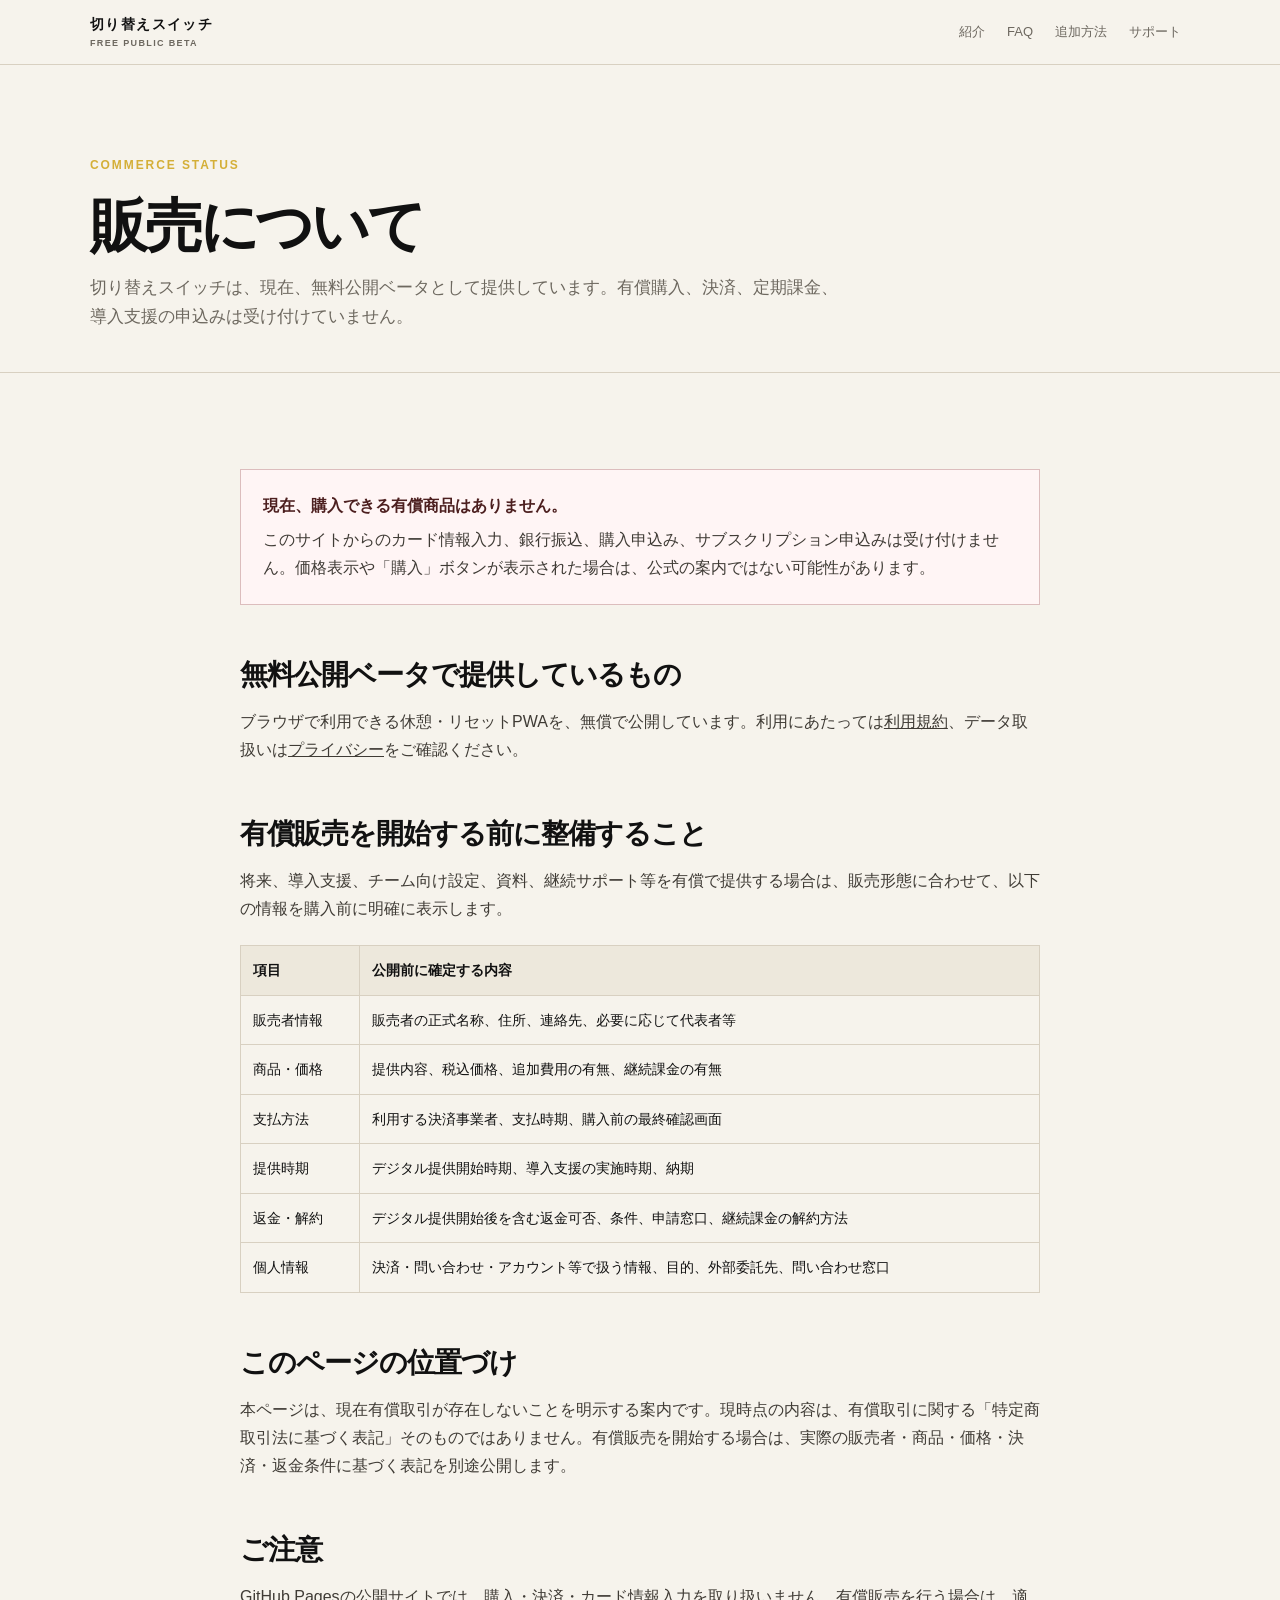
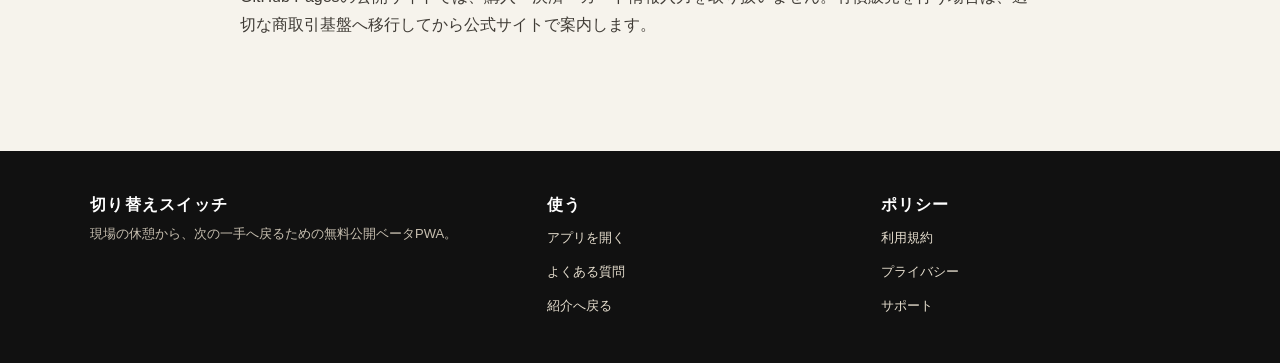
<file: commerce.html>
<!doctype html>
<html lang="ja">
<head>
  <meta charset="UTF-8">
  <meta name="viewport" content="width=device-width, initial-scale=1.0">
  <meta name="description" content="切り替えスイッチの販売について。現在の無料公開ベータの状態と、有償販売開始前に整備する事項を案内します。">
  <title>販売について｜切り替えスイッチ</title>
  <link rel="stylesheet" href="site.css">
</head>
<body>
  <header class="site-header">
    <div class="header-inner">
      <a class="brand" href="start.html" aria-label="切り替えスイッチ ホーム">切り替えスイッチ<small>FREE PUBLIC BETA</small></a>
      <nav class="nav" aria-label="主要ナビゲーション">
        <a href="start.html">紹介</a>
        <a href="faq.html">FAQ</a>
        <a href="install.html">追加方法</a>
        <a href="support.html">サポート</a>
      </nav>
    </div>
  </header>

  <main>
    <section class="page-hero">
      <div class="container">
        <div class="eyebrow">COMMERCE STATUS</div>
        <h1>販売について</h1>
        <p>切り替えスイッチは、現在、無料公開ベータとして提供しています。有償購入、決済、定期課金、導入支援の申込みは受け付けていません。</p>
      </div>
    </section>

    <section class="section">
      <div class="container prose">
        <div class="warning">
          <strong>現在、購入できる有償商品はありません。</strong>
          <p>このサイトからのカード情報入力、銀行振込、購入申込み、サブスクリプション申込みは受け付けません。価格表示や「購入」ボタンが表示された場合は、公式の案内ではない可能性があります。</p>
        </div>

        <h2>無料公開ベータで提供しているもの</h2>
        <p>ブラウザで利用できる休憩・リセットPWAを、無償で公開しています。利用にあたっては<a href="terms.html">利用規約</a>、データ取扱いは<a href="privacy.html">プライバシー</a>をご確認ください。</p>

        <h2>有償販売を開始する前に整備すること</h2>
        <p>将来、導入支援、チーム向け設定、資料、継続サポート等を有償で提供する場合は、販売形態に合わせて、以下の情報を購入前に明確に表示します。</p>
        <table>
          <thead><tr><th>項目</th><th>公開前に確定する内容</th></tr></thead>
          <tbody>
            <tr><td>販売者情報</td><td>販売者の正式名称、住所、連絡先、必要に応じて代表者等</td></tr>
            <tr><td>商品・価格</td><td>提供内容、税込価格、追加費用の有無、継続課金の有無</td></tr>
            <tr><td>支払方法</td><td>利用する決済事業者、支払時期、購入前の最終確認画面</td></tr>
            <tr><td>提供時期</td><td>デジタル提供開始時期、導入支援の実施時期、納期</td></tr>
            <tr><td>返金・解約</td><td>デジタル提供開始後を含む返金可否、条件、申請窓口、継続課金の解約方法</td></tr>
            <tr><td>個人情報</td><td>決済・問い合わせ・アカウント等で扱う情報、目的、外部委託先、問い合わせ窓口</td></tr>
          </tbody>
        </table>

        <h2>このページの位置づけ</h2>
        <p>本ページは、現在有償取引が存在しないことを明示する案内です。現時点の内容は、有償取引に関する「特定商取引法に基づく表記」そのものではありません。有償販売を開始する場合は、実際の販売者・商品・価格・決済・返金条件に基づく表記を別途公開します。</p>

        <h2>ご注意</h2>
        <p>GitHub Pagesの公開サイトでは、購入・決済・カード情報入力を取り扱いません。有償販売を行う場合は、適切な商取引基盤へ移行してから公式サイトで案内します。</p>
      </div>
    </section>
  </main>

  <footer class="footer">
    <div class="container footer-grid">
      <section><h2>切り替えスイッチ</h2><p>現場の休憩から、次の一手へ戻るための無料公開ベータPWA。</p></section>
      <section><h2>使う</h2><ul><li><a href="index.html?v=20260819">アプリを開く</a></li><li><a href="faq.html">よくある質問</a></li><li><a href="start.html">紹介へ戻る</a></li></ul></section>
      <section><h2>ポリシー</h2><ul><li><a href="terms.html">利用規約</a></li><li><a href="privacy.html">プライバシー</a></li><li><a href="support.html">サポート</a></li></ul></section>
    </div>
  </footer>
</body>
</html>
</file>
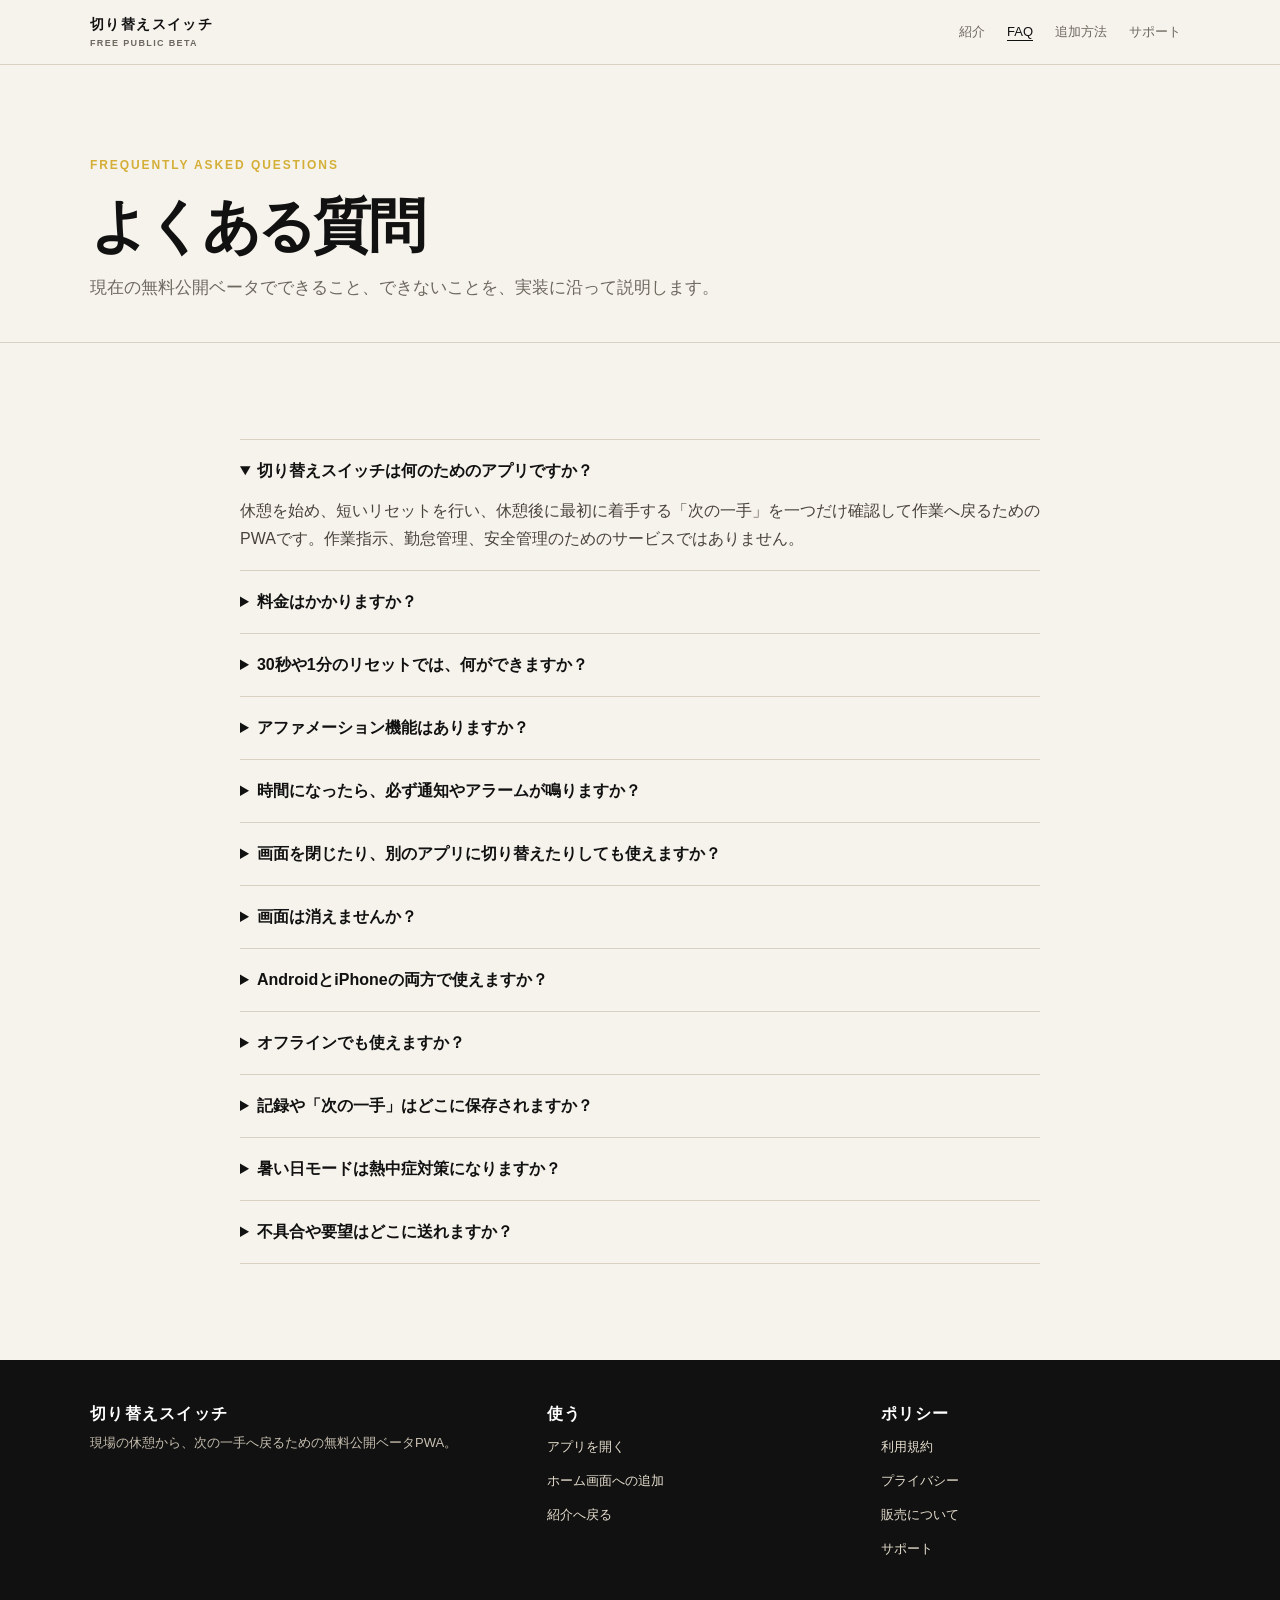
<file: faq.html>
<!doctype html>
<html lang="ja">
<head>
  <meta charset="UTF-8">
  <meta name="viewport" content="width=device-width, initial-scale=1.0">
  <meta name="description" content="切り替えスイッチ無料公開ベータのよくある質問。通知、オフライン、端末内記録、ホーム画面追加、安全上の注意を説明します。">
  <title>FAQ｜切り替えスイッチ</title>
  <link rel="stylesheet" href="site.css">
</head>
<body>
  <header class="site-header">
    <div class="header-inner">
      <a class="brand" href="start.html" aria-label="切り替えスイッチ ホーム">切り替えスイッチ<small>FREE PUBLIC BETA</small></a>
      <nav class="nav" aria-label="主要ナビゲーション">
        <a href="start.html">紹介</a>
        <a href="faq.html" aria-current="page">FAQ</a>
        <a href="install.html">追加方法</a>
        <a href="support.html">サポート</a>
      </nav>
    </div>
  </header>

  <main>
    <section class="page-hero">
      <div class="container">
        <div class="eyebrow">FREQUENTLY ASKED QUESTIONS</div>
        <h1>よくある質問</h1>
        <p>現在の無料公開ベータでできること、できないことを、実装に沿って説明します。</p>
      </div>
    </section>

    <section class="section">
      <div class="container prose faq">
        <details open>
          <summary>切り替えスイッチは何のためのアプリですか？</summary>
          <p>休憩を始め、短いリセットを行い、休憩後に最初に着手する「次の一手」を一つだけ確認して作業へ戻るためのPWAです。作業指示、勤怠管理、安全管理のためのサービスではありません。</p>
        </details>
        <details>
          <summary>料金はかかりますか？</summary>
          <p>現在は無料公開ベータです。アプリ内課金、購入受付、サブスクリプション、決済はありません。</p>
        </details>
        <details>
          <summary>30秒や1分のリセットでは、何ができますか？</summary>
          <p>30秒、1分、3分、5分の短いリセットに加え、30秒と1分を含む瞑想・整えタイマーがあります。画面上のチェックリストや一言を見ながら、呼吸、肩、目、水分などを自分の判断で整えるための時間です。身体的・精神的な効果を保証するものではありません。</p>
        </details>
        <details>
          <summary>アファメーション機能はありますか？</summary>
          <p>利用者が自分の文章を保存・読み上げる専用のアファメーション機能は、現在のベータにはありません。各モードには「次の一手だけ見る」「肩の力を抜く」などの固定の再始動メッセージがあります。専用機能の要望はサポートページの公開フィードバックから送れます。</p>
        </details>
        <details>
          <summary>時間になったら、必ず通知やアラームが鳴りますか？</summary>
          <p>いいえ。現行PWAには、OSプッシュ通知、OSアラーム、バックグラウンドでの終了通知はありません。画面を開いている間のカウント表示と終了音を提供します。時間を確実に知る必要がある場合は、端末標準のタイマー／アラームを併用してください。</p>
        </details>
        <details>
          <summary>画面を閉じたり、別のアプリに切り替えたりしても使えますか？</summary>
          <p>画面に戻った際、タイマーは終了予定時刻から残り時間を再計算します。ただし、ブラウザやOSはバックグラウンドの処理・音声を制限することがあります。アプリを閉じている間や画面が非表示の間に、確実な終了通知・音声を行うものではありません。</p>
        </details>
        <details>
          <summary>画面は消えませんか？</summary>
          <p>対応端末では、タイマー中に画面消灯を抑制するよう試みます。しかし、端末設定、低電力状態、ブラウザ、画面の非表示化などにより利用できない、または途中で解除される場合があります。画面消灯を防ぐことを保証するものではありません。</p>
        </details>
        <details>
          <summary>AndroidとiPhoneの両方で使えますか？</summary>
          <p>モダンブラウザで使えるWebアプリです。Androidでは対応ブラウザのメニューから、iPhoneではSafariの共有メニューから、ホーム画面へ追加できる場合があります。表示・追加方法・対応機能は、端末、OS、ブラウザにより異なります。<a href="install.html">追加方法</a>をご覧ください。</p>
        </details>
        <details>
          <summary>オフラインでも使えますか？</summary>
          <p>初回読み込みと更新が完了した後の基本機能を、オフラインで開けるよう設計しています。初回利用時、更新直後、端末のストレージ削除後、ブラウザの制限時などは、通信が必要になる場合があります。完全なオフライン動作を保証するものではありません。</p>
        </details>
        <details>
          <summary>記録や「次の一手」はどこに保存されますか？</summary>
          <p>現行のPWA本体では、履歴、音設定、「次の一手」を、このブラウザ・この端末のローカルストレージに保存します。アカウント同期はありません。ブラウザデータの削除、端末変更、シークレットモード等により消える場合があります。詳しくは<a href="privacy.html">プライバシー</a>をご覧ください。</p>
        </details>
        <details>
          <summary>暑い日モードは熱中症対策になりますか？</summary>
          <p>暑い日モードは、固定の休憩時間と水分・日陰等の行動を表示するためのメニューです。暑さ指数、作業強度、服装、体調、現場状況を判定しません。熱中症の予防・診断・安全確保・法令遵守を保証するものではありません。現場の安全衛生ルール、責任者の指示、公式情報を優先してください。</p>
        </details>
        <details>
          <summary>不具合や要望はどこに送れますか？</summary>
          <p><a href="support.html">サポート</a>をご覧ください。現在の公開フィードバックはGitHub Issuesを利用します。内容は公開されるため、氏名、電話番号、住所、現場名、写真、顧客情報などの個人情報・機密情報は記載しないでください。</p>
        </details>
      </div>
    </section>
  </main>

  <footer class="footer">
    <div class="container footer-grid">
      <section><h2>切り替えスイッチ</h2><p>現場の休憩から、次の一手へ戻るための無料公開ベータPWA。</p></section>
      <section><h2>使う</h2><ul><li><a href="index.html?v=20260819">アプリを開く</a></li><li><a href="install.html">ホーム画面への追加</a></li><li><a href="start.html">紹介へ戻る</a></li></ul></section>
      <section><h2>ポリシー</h2><ul><li><a href="terms.html">利用規約</a></li><li><a href="privacy.html">プライバシー</a></li><li><a href="commerce.html">販売について</a></li><li><a href="support.html">サポート</a></li></ul></section>
    </div>
  </footer>
</body>
</html>
</file>
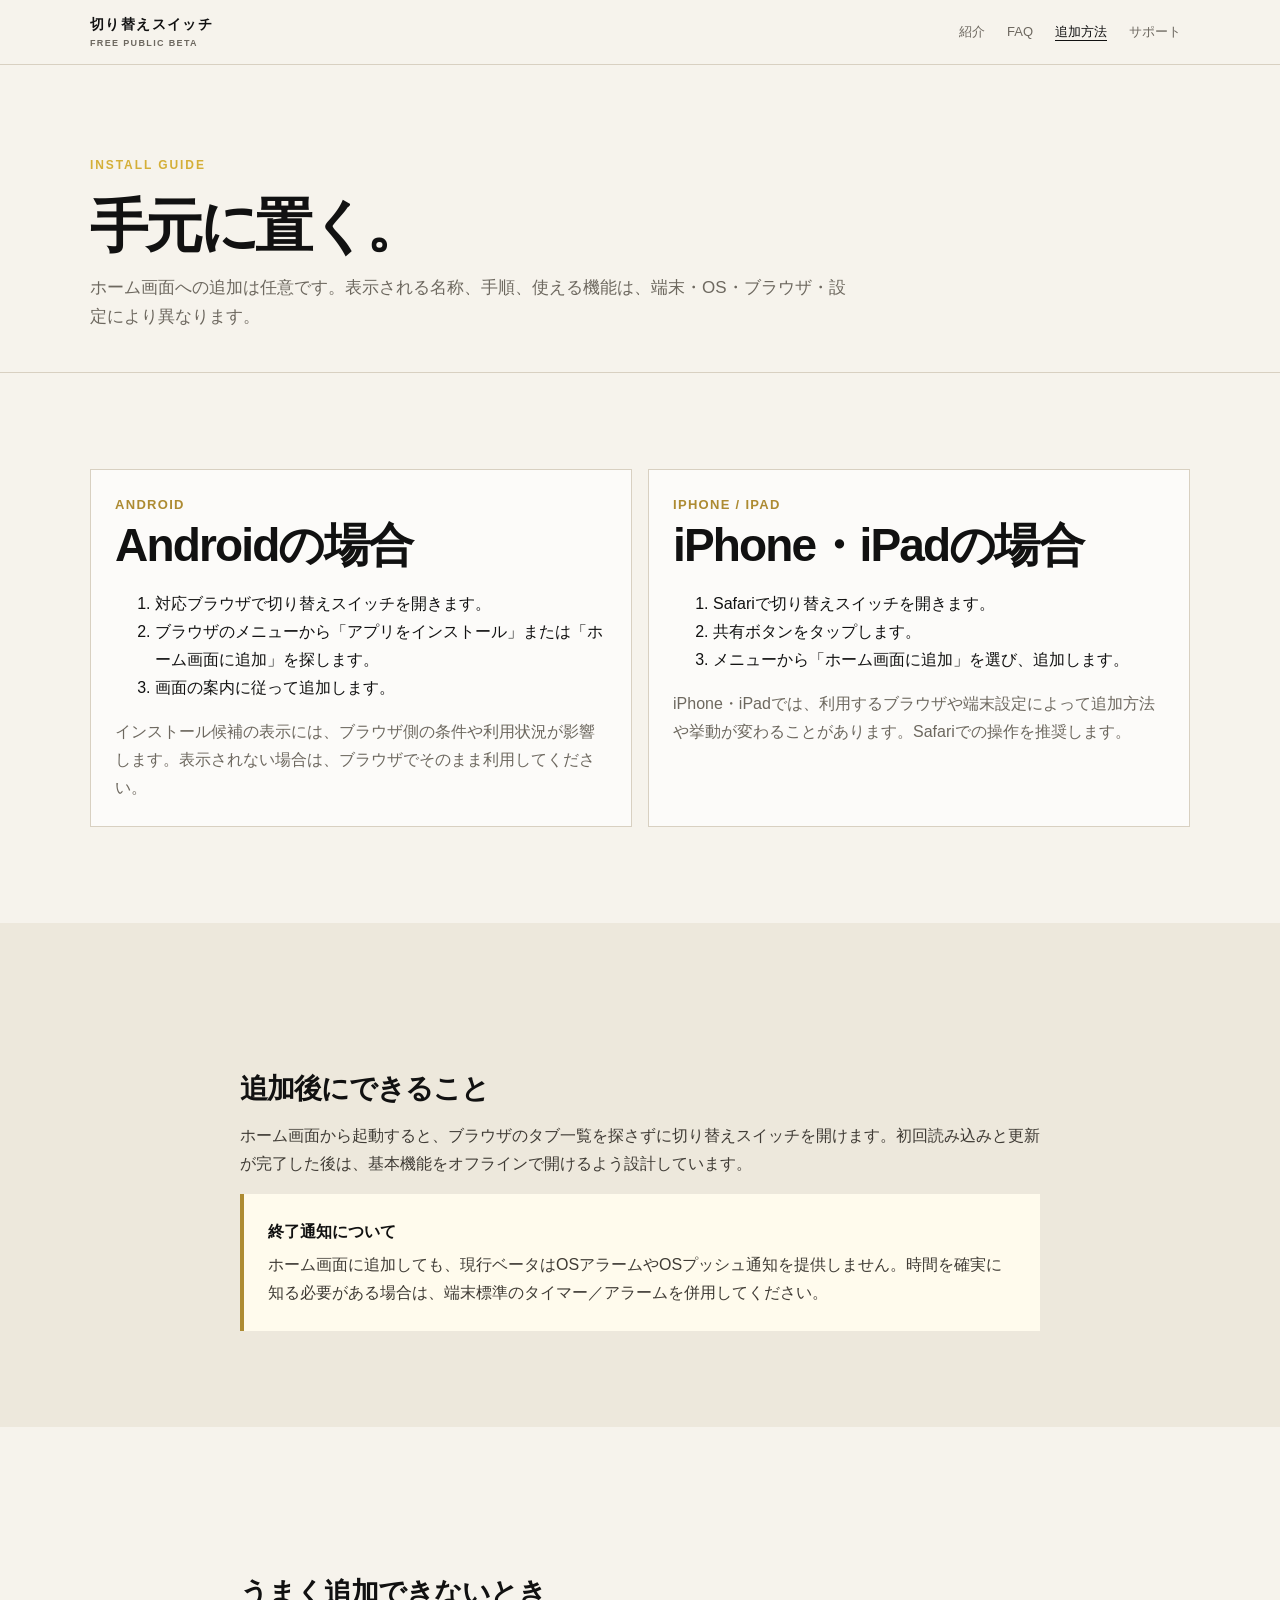
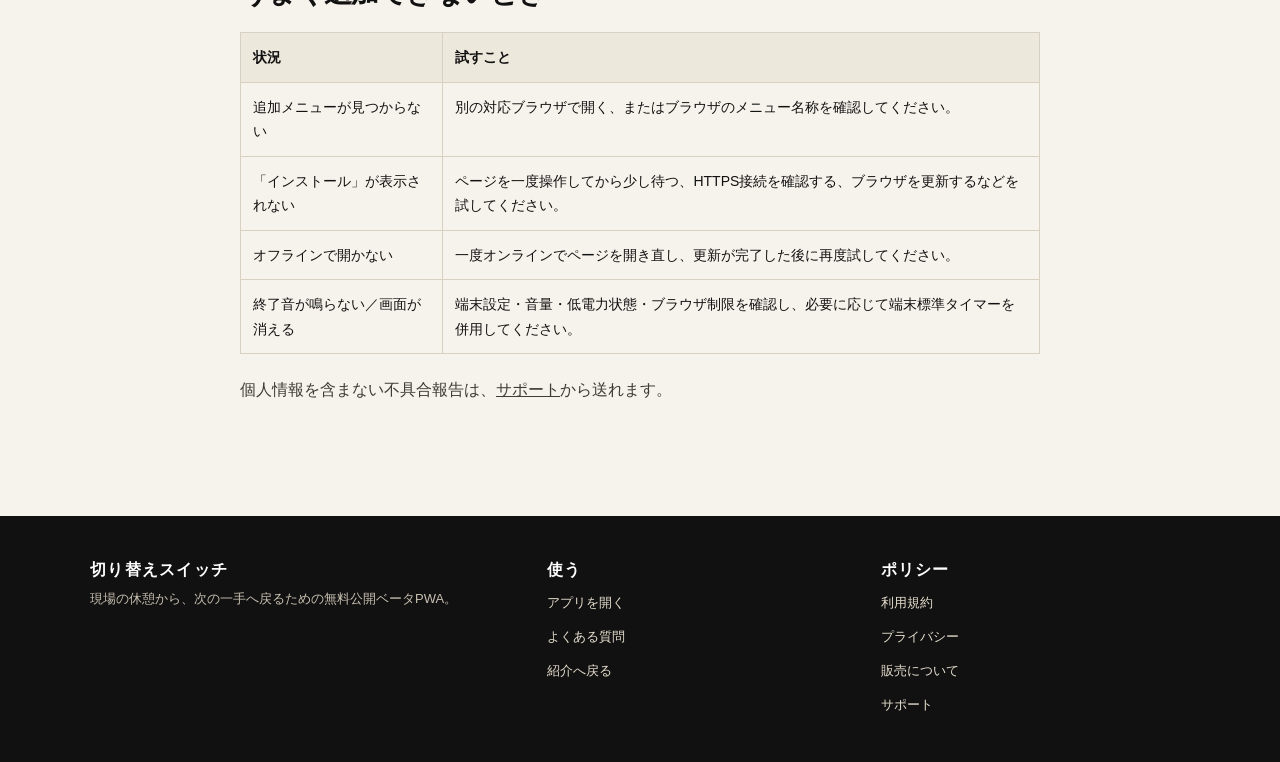
<file: install.html>
<!doctype html>
<html lang="ja">
<head>
  <meta charset="UTF-8">
  <meta name="viewport" content="width=device-width, initial-scale=1.0">
  <meta name="description" content="切り替えスイッチをAndroidまたはiPhoneのホーム画面へ追加する方法。端末・ブラウザごとの違いと注意を案内します。">
  <title>ホーム画面に追加する｜切り替えスイッチ</title>
  <link rel="stylesheet" href="site.css">
</head>
<body>
  <header class="site-header">
    <div class="header-inner">
      <a class="brand" href="start.html" aria-label="切り替えスイッチ ホーム">切り替えスイッチ<small>FREE PUBLIC BETA</small></a>
      <nav class="nav" aria-label="主要ナビゲーション">
        <a href="start.html">紹介</a>
        <a href="faq.html">FAQ</a>
        <a href="install.html" aria-current="page">追加方法</a>
        <a href="support.html">サポート</a>
      </nav>
    </div>
  </header>

  <main>
    <section class="page-hero">
      <div class="container">
        <div class="eyebrow">INSTALL GUIDE</div>
        <h1>手元に置く。</h1>
        <p>ホーム画面への追加は任意です。表示される名称、手順、使える機能は、端末・OS・ブラウザ・設定により異なります。</p>
      </div>
    </section>

    <section class="section">
      <div class="container">
        <div class="grid grid-2">
          <article class="card">
            <div class="number">ANDROID</div>
            <h2>Androidの場合</h2>
            <ol>
              <li>対応ブラウザで切り替えスイッチを開きます。</li>
              <li>ブラウザのメニューから「アプリをインストール」または「ホーム画面に追加」を探します。</li>
              <li>画面の案内に従って追加します。</li>
            </ol>
            <p>インストール候補の表示には、ブラウザ側の条件や利用状況が影響します。表示されない場合は、ブラウザでそのまま利用してください。</p>
          </article>
          <article class="card">
            <div class="number">IPHONE / IPAD</div>
            <h2>iPhone・iPadの場合</h2>
            <ol>
              <li>Safariで切り替えスイッチを開きます。</li>
              <li>共有ボタンをタップします。</li>
              <li>メニューから「ホーム画面に追加」を選び、追加します。</li>
            </ol>
            <p>iPhone・iPadでは、利用するブラウザや端末設定によって追加方法や挙動が変わることがあります。Safariでの操作を推奨します。</p>
          </article>
        </div>
      </div>
    </section>

    <section class="section section-muted">
      <div class="container prose">
        <h2>追加後にできること</h2>
        <p>ホーム画面から起動すると、ブラウザのタブ一覧を探さずに切り替えスイッチを開けます。初回読み込みと更新が完了した後は、基本機能をオフラインで開けるよう設計しています。</p>
        <div class="signal">
          <strong>終了通知について</strong>
          <p>ホーム画面に追加しても、現行ベータはOSアラームやOSプッシュ通知を提供しません。時間を確実に知る必要がある場合は、端末標準のタイマー／アラームを併用してください。</p>
        </div>
      </div>
    </section>

    <section class="section">
      <div class="container prose">
        <h2>うまく追加できないとき</h2>
        <table>
          <thead><tr><th>状況</th><th>試すこと</th></tr></thead>
          <tbody>
            <tr><td>追加メニューが見つからない</td><td>別の対応ブラウザで開く、またはブラウザのメニュー名称を確認してください。</td></tr>
            <tr><td>「インストール」が表示されない</td><td>ページを一度操作してから少し待つ、HTTPS接続を確認する、ブラウザを更新するなどを試してください。</td></tr>
            <tr><td>オフラインで開かない</td><td>一度オンラインでページを開き直し、更新が完了した後に再度試してください。</td></tr>
            <tr><td>終了音が鳴らない／画面が消える</td><td>端末設定・音量・低電力状態・ブラウザ制限を確認し、必要に応じて端末標準タイマーを併用してください。</td></tr>
          </tbody>
        </table>
        <p>個人情報を含まない不具合報告は、<a href="support.html">サポート</a>から送れます。</p>
      </div>
    </section>
  </main>

  <footer class="footer">
    <div class="container footer-grid">
      <section><h2>切り替えスイッチ</h2><p>現場の休憩から、次の一手へ戻るための無料公開ベータPWA。</p></section>
      <section><h2>使う</h2><ul><li><a href="index.html?v=20260819">アプリを開く</a></li><li><a href="faq.html">よくある質問</a></li><li><a href="start.html">紹介へ戻る</a></li></ul></section>
      <section><h2>ポリシー</h2><ul><li><a href="terms.html">利用規約</a></li><li><a href="privacy.html">プライバシー</a></li><li><a href="commerce.html">販売について</a></li><li><a href="support.html">サポート</a></li></ul></section>
    </div>
  </footer>
</body>
</html>
</file>
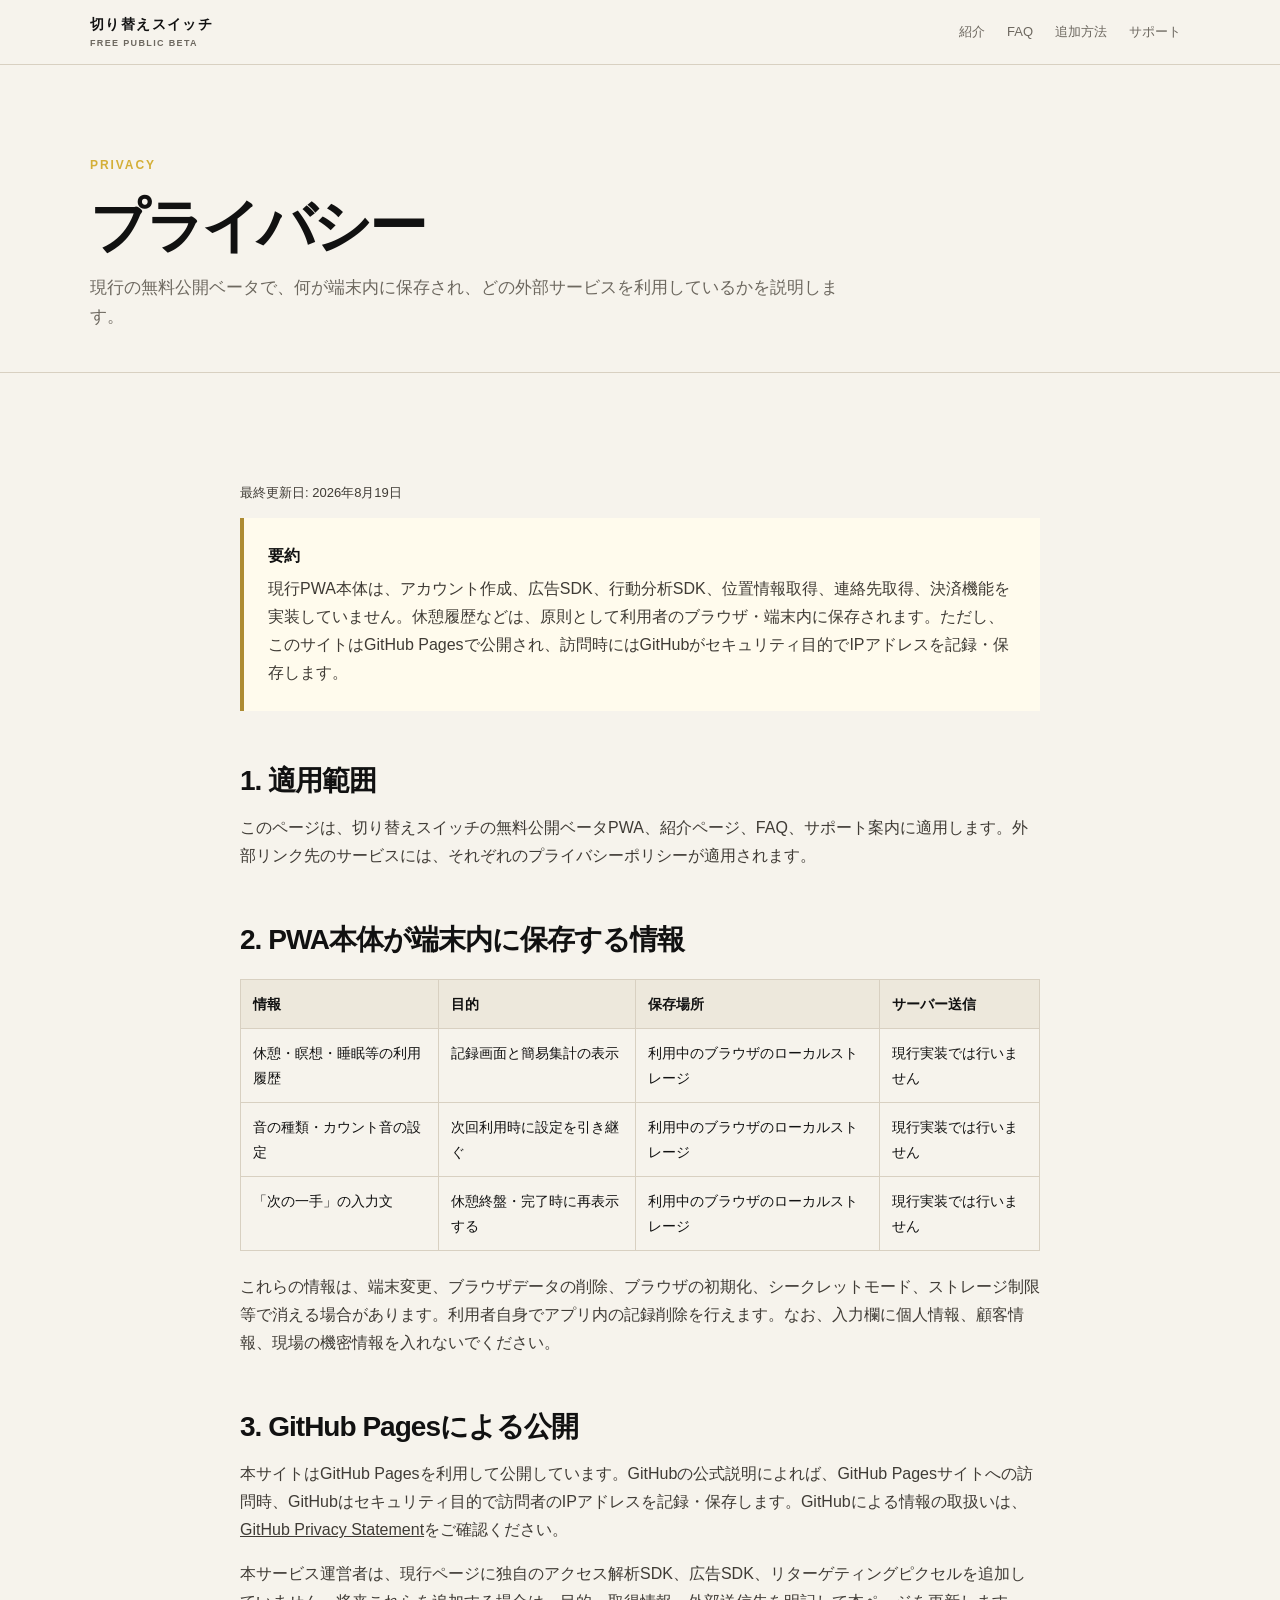
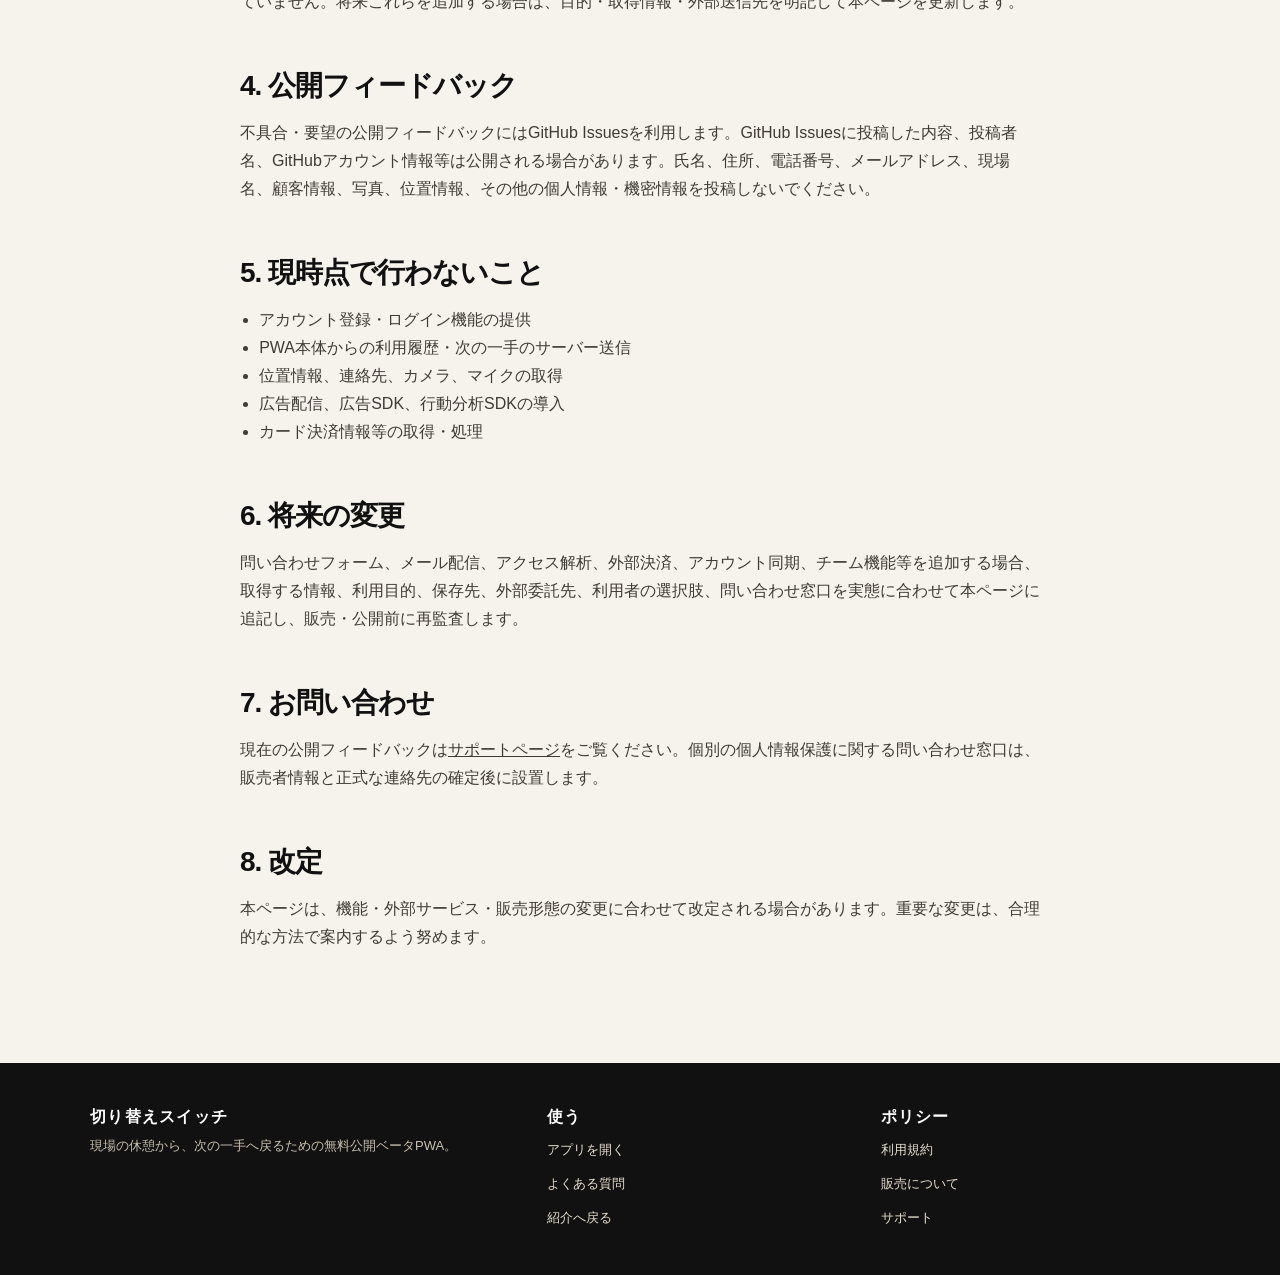
<file: privacy.html>
<!doctype html>
<html lang="ja">
<head>
  <meta charset="UTF-8">
  <meta name="viewport" content="width=device-width, initial-scale=1.0">
  <meta name="description" content="切り替えスイッチ無料公開ベータのプライバシー案内。端末内記録、GitHub Pages、公開フィードバックの取扱いを説明します。">
  <title>プライバシー｜切り替えスイッチ</title>
  <link rel="stylesheet" href="site.css">
</head>
<body>
  <header class="site-header">
    <div class="header-inner">
      <a class="brand" href="start.html" aria-label="切り替えスイッチ ホーム">切り替えスイッチ<small>FREE PUBLIC BETA</small></a>
      <nav class="nav" aria-label="主要ナビゲーション">
        <a href="start.html">紹介</a>
        <a href="faq.html">FAQ</a>
        <a href="install.html">追加方法</a>
        <a href="support.html">サポート</a>
      </nav>
    </div>
  </header>

  <main>
    <section class="page-hero">
      <div class="container">
        <div class="eyebrow">PRIVACY</div>
        <h1>プライバシー</h1>
        <p>現行の無料公開ベータで、何が端末内に保存され、どの外部サービスを利用しているかを説明します。</p>
      </div>
    </section>

    <section class="section">
      <div class="container prose">
        <p class="meta">最終更新日: 2026年8月19日</p>
        <div class="signal">
          <strong>要約</strong>
          <p>現行PWA本体は、アカウント作成、広告SDK、行動分析SDK、位置情報取得、連絡先取得、決済機能を実装していません。休憩履歴などは、原則として利用者のブラウザ・端末内に保存されます。ただし、このサイトはGitHub Pagesで公開され、訪問時にはGitHubがセキュリティ目的でIPアドレスを記録・保存します。</p>
        </div>

        <h2>1. 適用範囲</h2>
        <p>このページは、切り替えスイッチの無料公開ベータPWA、紹介ページ、FAQ、サポート案内に適用します。外部リンク先のサービスには、それぞれのプライバシーポリシーが適用されます。</p>

        <h2>2. PWA本体が端末内に保存する情報</h2>
        <table>
          <thead><tr><th>情報</th><th>目的</th><th>保存場所</th><th>サーバー送信</th></tr></thead>
          <tbody>
            <tr><td>休憩・瞑想・睡眠等の利用履歴</td><td>記録画面と簡易集計の表示</td><td>利用中のブラウザのローカルストレージ</td><td>現行実装では行いません</td></tr>
            <tr><td>音の種類・カウント音の設定</td><td>次回利用時に設定を引き継ぐ</td><td>利用中のブラウザのローカルストレージ</td><td>現行実装では行いません</td></tr>
            <tr><td>「次の一手」の入力文</td><td>休憩終盤・完了時に再表示する</td><td>利用中のブラウザのローカルストレージ</td><td>現行実装では行いません</td></tr>
          </tbody>
        </table>
        <p>これらの情報は、端末変更、ブラウザデータの削除、ブラウザの初期化、シークレットモード、ストレージ制限等で消える場合があります。利用者自身でアプリ内の記録削除を行えます。なお、入力欄に個人情報、顧客情報、現場の機密情報を入れないでください。</p>

        <h2>3. GitHub Pagesによる公開</h2>
        <p>本サイトはGitHub Pagesを利用して公開しています。GitHubの公式説明によれば、GitHub Pagesサイトへの訪問時、GitHubはセキュリティ目的で訪問者のIPアドレスを記録・保存します。GitHubによる情報の取扱いは、<a href="https://docs.github.com/site-policy/privacy-policies/github-privacy-statement" rel="noopener">GitHub Privacy Statement</a>をご確認ください。</p>
        <p>本サービス運営者は、現行ページに独自のアクセス解析SDK、広告SDK、リターゲティングピクセルを追加していません。将来これらを追加する場合は、目的・取得情報・外部送信先を明記して本ページを更新します。</p>

        <h2>4. 公開フィードバック</h2>
        <p>不具合・要望の公開フィードバックにはGitHub Issuesを利用します。GitHub Issuesに投稿した内容、投稿者名、GitHubアカウント情報等は公開される場合があります。氏名、住所、電話番号、メールアドレス、現場名、顧客情報、写真、位置情報、その他の個人情報・機密情報を投稿しないでください。</p>

        <h2>5. 現時点で行わないこと</h2>
        <ul>
          <li>アカウント登録・ログイン機能の提供</li>
          <li>PWA本体からの利用履歴・次の一手のサーバー送信</li>
          <li>位置情報、連絡先、カメラ、マイクの取得</li>
          <li>広告配信、広告SDK、行動分析SDKの導入</li>
          <li>カード決済情報等の取得・処理</li>
        </ul>

        <h2>6. 将来の変更</h2>
        <p>問い合わせフォーム、メール配信、アクセス解析、外部決済、アカウント同期、チーム機能等を追加する場合、取得する情報、利用目的、保存先、外部委託先、利用者の選択肢、問い合わせ窓口を実態に合わせて本ページに追記し、販売・公開前に再監査します。</p>

        <h2>7. お問い合わせ</h2>
        <p>現在の公開フィードバックは<a href="support.html">サポートページ</a>をご覧ください。個別の個人情報保護に関する問い合わせ窓口は、販売者情報と正式な連絡先の確定後に設置します。</p>

        <h2>8. 改定</h2>
        <p>本ページは、機能・外部サービス・販売形態の変更に合わせて改定される場合があります。重要な変更は、合理的な方法で案内するよう努めます。</p>
      </div>
    </section>
  </main>

  <footer class="footer">
    <div class="container footer-grid">
      <section><h2>切り替えスイッチ</h2><p>現場の休憩から、次の一手へ戻るための無料公開ベータPWA。</p></section>
      <section><h2>使う</h2><ul><li><a href="index.html?v=20260819">アプリを開く</a></li><li><a href="faq.html">よくある質問</a></li><li><a href="start.html">紹介へ戻る</a></li></ul></section>
      <section><h2>ポリシー</h2><ul><li><a href="terms.html">利用規約</a></li><li><a href="commerce.html">販売について</a></li><li><a href="support.html">サポート</a></li></ul></section>
    </div>
  </footer>
</body>
</html>
</file>
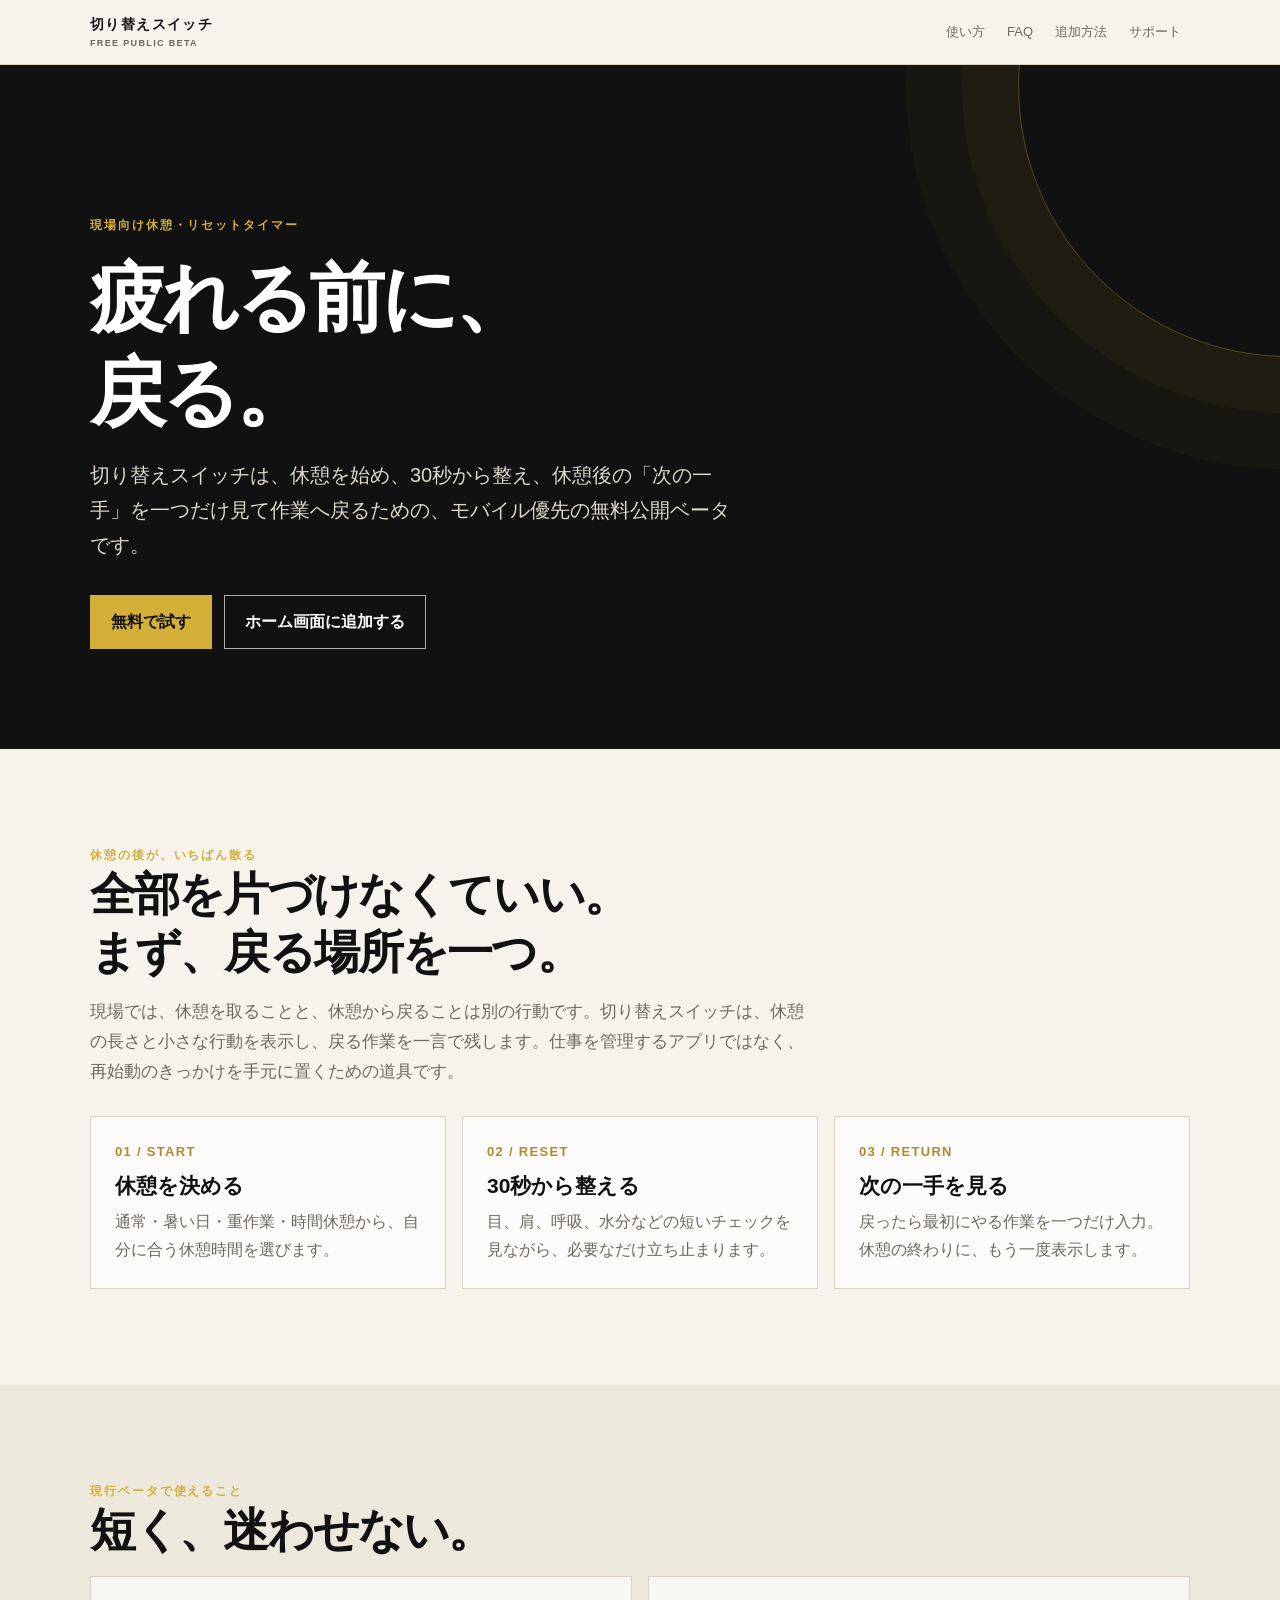
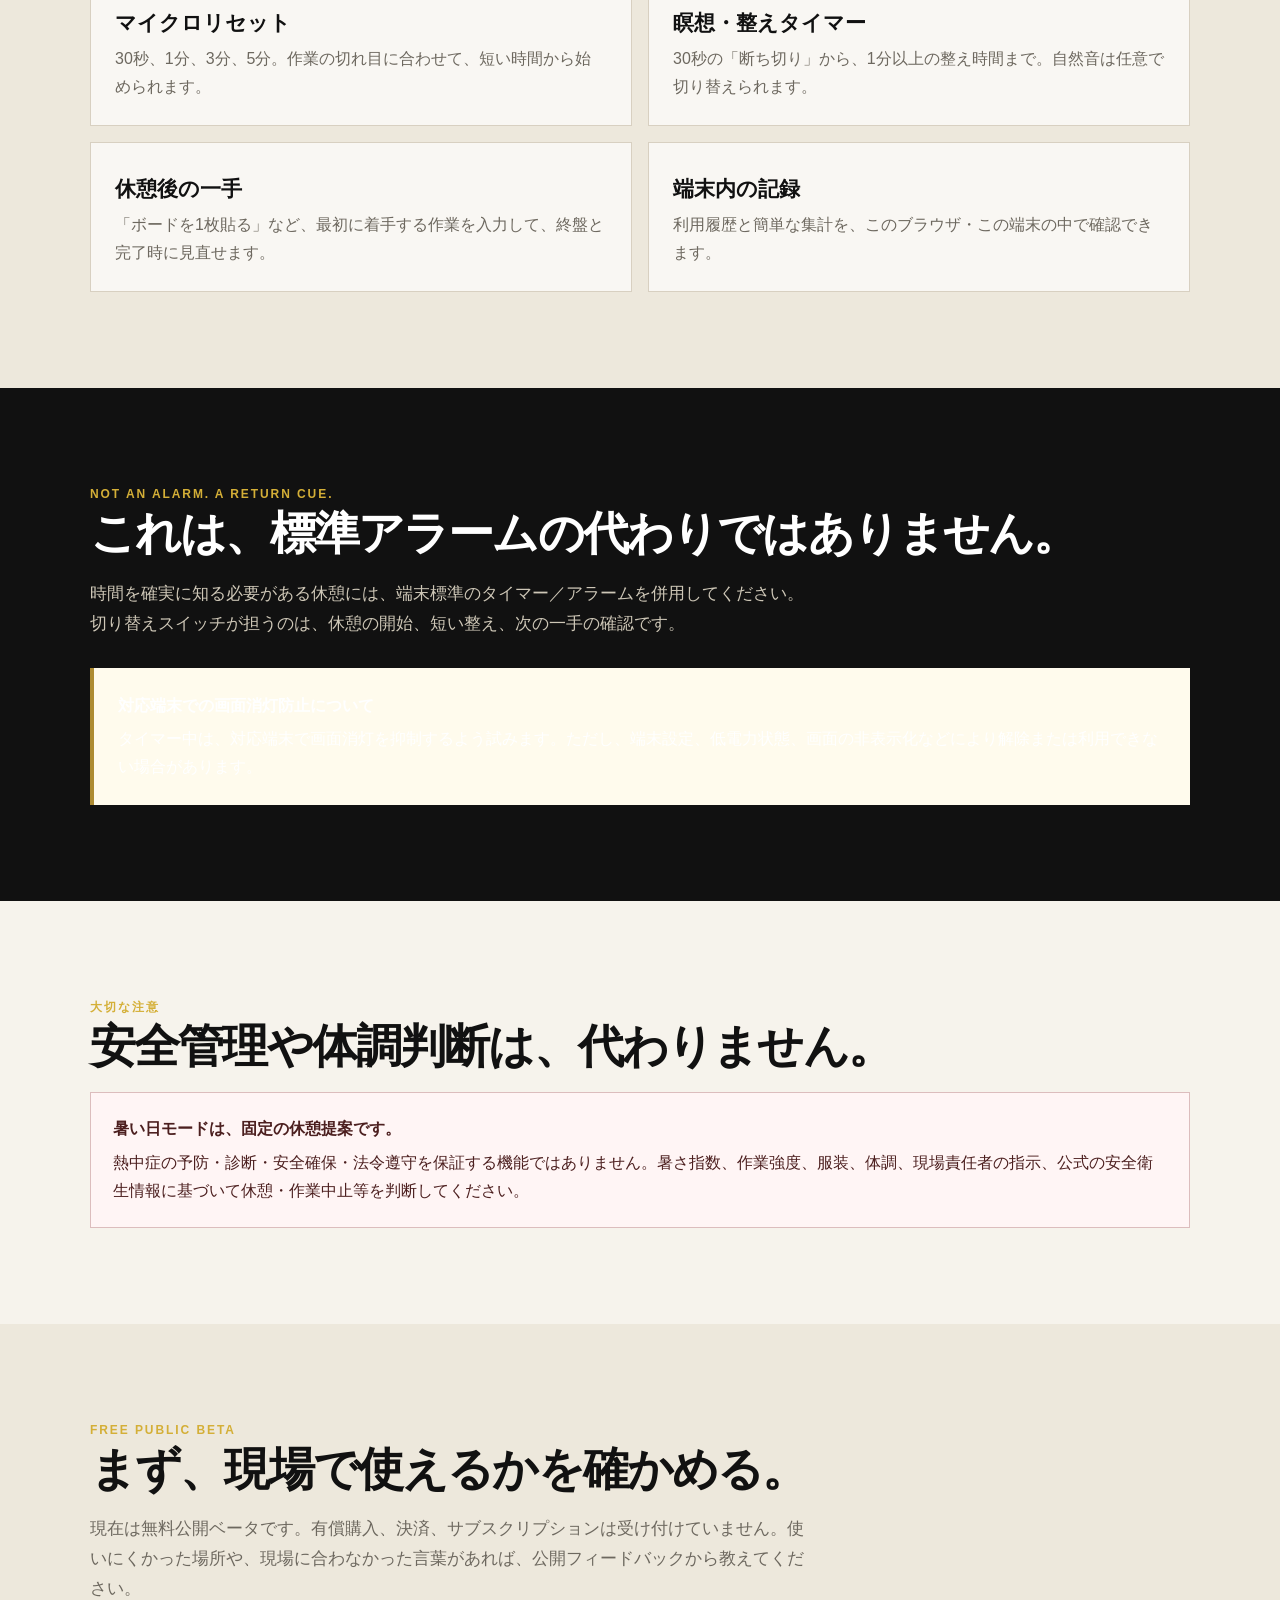
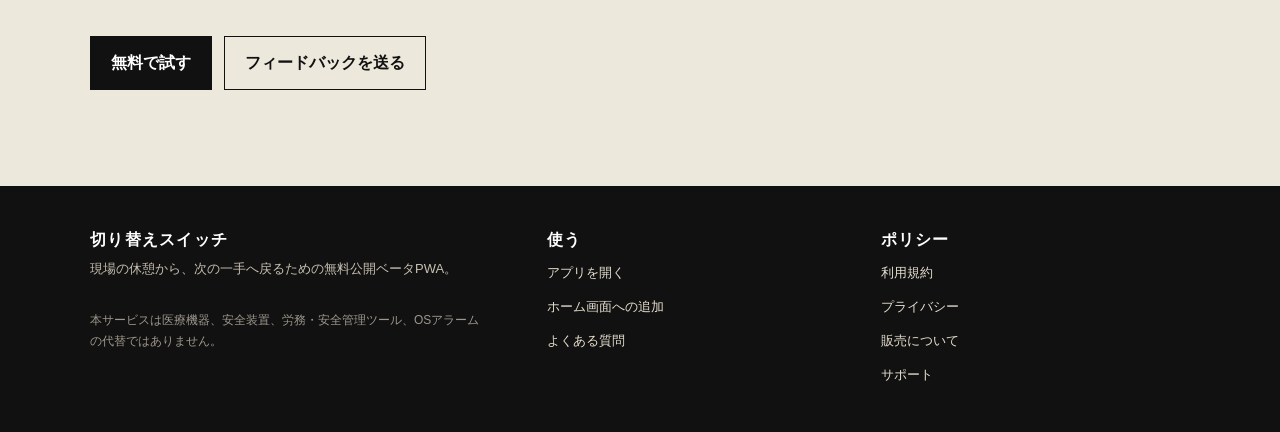
<file: start.html>
<!doctype html>
<html lang="ja">
<head>
  <meta charset="UTF-8">
  <meta name="viewport" content="width=device-width, initial-scale=1.0">
  <meta name="description" content="切り替えスイッチは、現場作業者が短く休憩し、次の一手へ戻るための無料公開ベータPWAです。">
  <meta name="theme-color" content="#111111">
  <title>切り替えスイッチ｜現場向け休憩・リセットタイマー</title>
  <link rel="stylesheet" href="site.css">
</head>
<body>
  <header class="site-header">
    <div class="header-inner">
      <a class="brand" href="start.html" aria-label="切り替えスイッチ ホーム">切り替えスイッチ<small>FREE PUBLIC BETA</small></a>
      <nav class="nav" aria-label="主要ナビゲーション">
        <a href="#how">使い方</a>
        <a href="faq.html">FAQ</a>
        <a href="install.html">追加方法</a>
        <a href="support.html">サポート</a>
      </nav>
    </div>
  </header>

  <main>
    <section class="hero">
      <div class="container">
        <div class="eyebrow">現場向け休憩・リセットタイマー</div>
        <h1>疲れる前に、<br>戻る。</h1>
        <p>切り替えスイッチは、休憩を始め、30秒から整え、休憩後の「次の一手」を一つだけ見て作業へ戻るための、モバイル優先の無料公開ベータです。</p>
        <div class="hero-actions">
          <a class="button button-primary" href="index.html?v=20260819">無料で試す</a>
          <a class="button button-secondary" href="install.html">ホーム画面に追加する</a>
        </div>
      </div>
    </section>

    <section class="section" aria-labelledby="problem-title">
      <div class="container">
        <div class="eyebrow">休憩の後が、いちばん散る</div>
        <h2 id="problem-title">全部を片づけなくていい。<br>まず、戻る場所を一つ。</h2>
        <p class="section-intro">現場では、休憩を取ることと、休憩から戻ることは別の行動です。切り替えスイッチは、休憩の長さと小さな行動を表示し、戻る作業を一言で残します。仕事を管理するアプリではなく、再始動のきっかけを手元に置くための道具です。</p>
        <div class="grid grid-3">
          <article class="card">
            <div class="number">01 / START</div>
            <h3>休憩を決める</h3>
            <p>通常・暑い日・重作業・時間休憩から、自分に合う休憩時間を選びます。</p>
          </article>
          <article class="card">
            <div class="number">02 / RESET</div>
            <h3>30秒から整える</h3>
            <p>目、肩、呼吸、水分などの短いチェックを見ながら、必要なだけ立ち止まります。</p>
          </article>
          <article class="card">
            <div class="number">03 / RETURN</div>
            <h3>次の一手を見る</h3>
            <p>戻ったら最初にやる作業を一つだけ入力。休憩の終わりに、もう一度表示します。</p>
          </article>
        </div>
      </div>
    </section>

    <section class="section section-muted" id="how" aria-labelledby="feature-title">
      <div class="container">
        <div class="eyebrow">現行ベータで使えること</div>
        <h2 id="feature-title">短く、迷わせない。</h2>
        <div class="grid grid-2">
          <article class="card">
            <h3>マイクロリセット</h3>
            <p>30秒、1分、3分、5分。作業の切れ目に合わせて、短い時間から始められます。</p>
          </article>
          <article class="card">
            <h3>瞑想・整えタイマー</h3>
            <p>30秒の「断ち切り」から、1分以上の整え時間まで。自然音は任意で切り替えられます。</p>
          </article>
          <article class="card">
            <h3>休憩後の一手</h3>
            <p>「ボードを1枚貼る」など、最初に着手する作業を入力して、終盤と完了時に見直せます。</p>
          </article>
          <article class="card">
            <h3>端末内の記録</h3>
            <p>利用履歴と簡単な集計を、このブラウザ・この端末の中で確認できます。</p>
          </article>
        </div>
      </div>
    </section>

    <section class="section section-dark" aria-labelledby="difference-title">
      <div class="container">
        <div class="eyebrow">NOT AN ALARM. A RETURN CUE.</div>
        <h2 id="difference-title">これは、標準アラームの代わりではありません。</h2>
        <p class="section-intro">時間を確実に知る必要がある休憩には、端末標準のタイマー／アラームを併用してください。切り替えスイッチが担うのは、休憩の開始、短い整え、次の一手の確認です。</p>
        <div class="signal">
          <strong>対応端末での画面消灯防止について</strong>
          <p>タイマー中は、対応端末で画面消灯を抑制するよう試みます。ただし、端末設定、低電力状態、画面の非表示化などにより解除または利用できない場合があります。</p>
        </div>
      </div>
    </section>

    <section class="section" aria-labelledby="safety-title">
      <div class="container">
        <div class="eyebrow">大切な注意</div>
        <h2 id="safety-title">安全管理や体調判断は、代わりません。</h2>
        <div class="warning">
          <strong>暑い日モードは、固定の休憩提案です。</strong>
          <p>熱中症の予防・診断・安全確保・法令遵守を保証する機能ではありません。暑さ指数、作業強度、服装、体調、現場責任者の指示、公式の安全衛生情報に基づいて休憩・作業中止等を判断してください。</p>
        </div>
      </div>
    </section>

    <section class="section section-muted" aria-labelledby="beta-title">
      <div class="container">
        <div class="eyebrow">FREE PUBLIC BETA</div>
        <h2 id="beta-title">まず、現場で使えるかを確かめる。</h2>
        <p class="section-intro">現在は無料公開ベータです。有償購入、決済、サブスクリプションは受け付けていません。使いにくかった場所や、現場に合わなかった言葉があれば、公開フィードバックから教えてください。</p>
        <div class="hero-actions">
          <a class="button button-ink" href="index.html?v=20260819">無料で試す</a>
          <a class="button" href="support.html">フィードバックを送る</a>
        </div>
      </div>
    </section>
  </main>

  <footer class="footer">
    <div class="container footer-grid">
      <section>
        <h2>切り替えスイッチ</h2>
        <p>現場の休憩から、次の一手へ戻るための無料公開ベータPWA。</p>
        <p class="footer-note">本サービスは医療機器、安全装置、労務・安全管理ツール、OSアラームの代替ではありません。</p>
      </section>
      <section>
        <h2>使う</h2>
        <ul>
          <li><a href="index.html?v=20260819">アプリを開く</a></li>
          <li><a href="install.html">ホーム画面への追加</a></li>
          <li><a href="faq.html">よくある質問</a></li>
        </ul>
      </section>
      <section>
        <h2>ポリシー</h2>
        <ul>
          <li><a href="terms.html">利用規約</a></li>
          <li><a href="privacy.html">プライバシー</a></li>
          <li><a href="commerce.html">販売について</a></li>
          <li><a href="support.html">サポート</a></li>
        </ul>
      </section>
    </div>
  </footer>
</body>
</html>
</file>
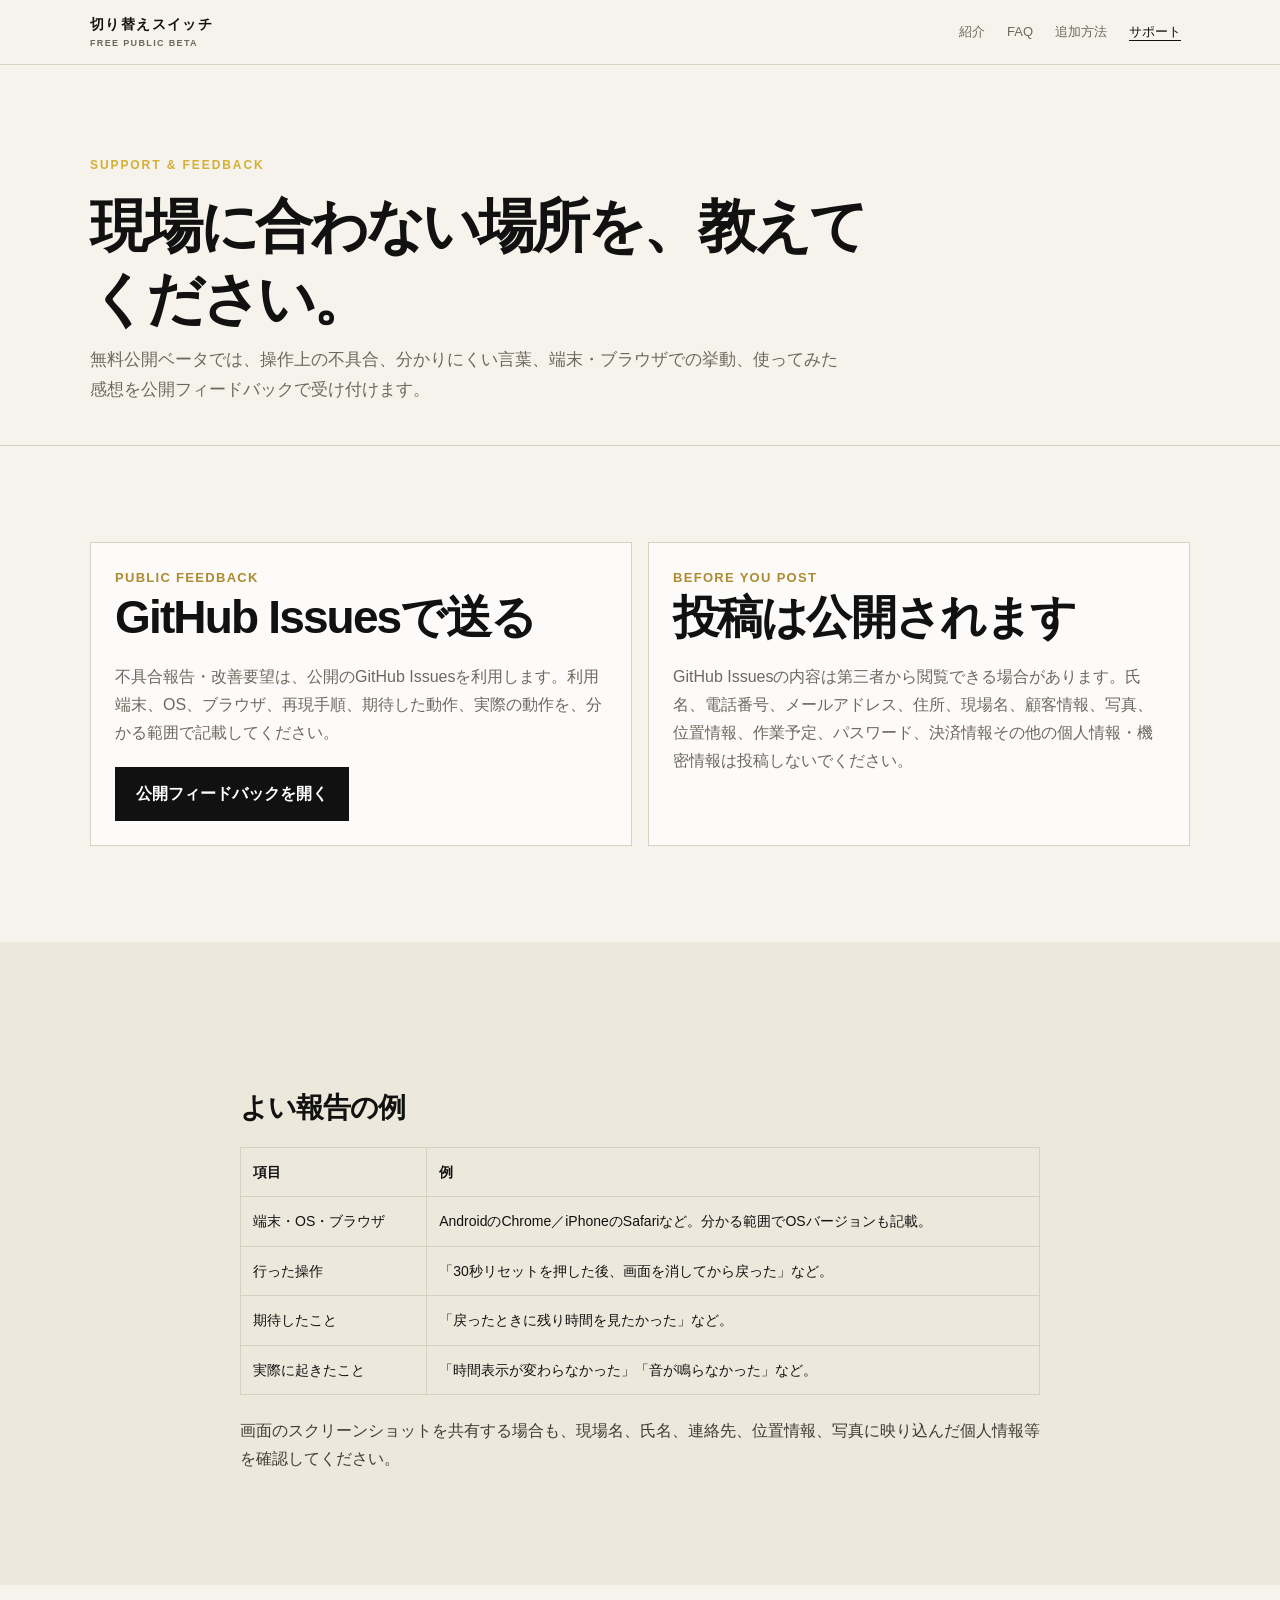
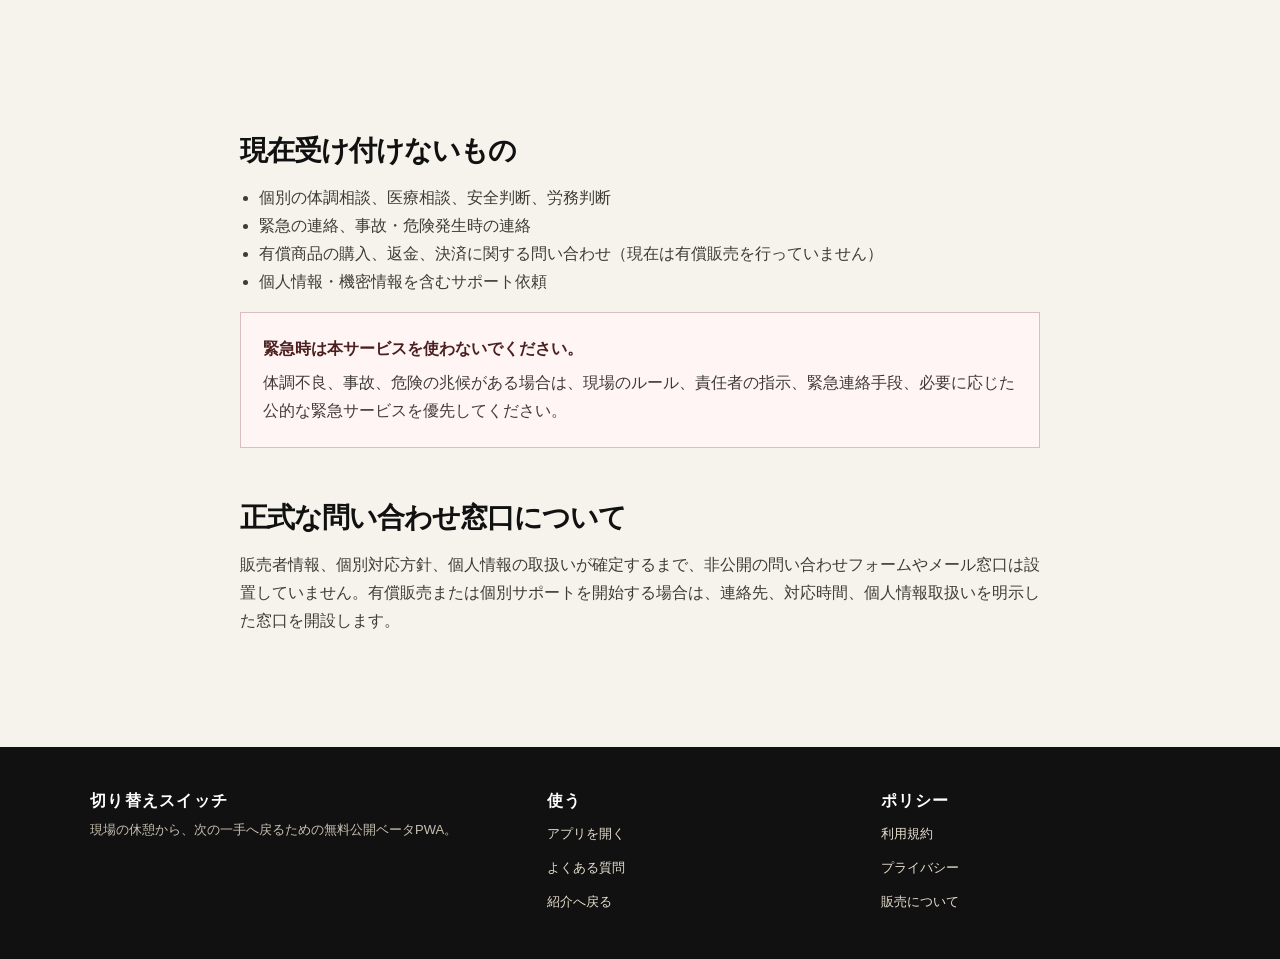
<file: support.html>
<!doctype html>
<html lang="ja">
<head>
  <meta charset="UTF-8">
  <meta name="viewport" content="width=device-width, initial-scale=1.0">
  <meta name="description" content="切り替えスイッチ無料公開ベータのサポートと公開フィードバック。投稿時の注意と現在の問い合わせ範囲を説明します。">
  <title>サポート｜切り替えスイッチ</title>
  <link rel="stylesheet" href="site.css">
</head>
<body>
  <header class="site-header">
    <div class="header-inner">
      <a class="brand" href="start.html" aria-label="切り替えスイッチ ホーム">切り替えスイッチ<small>FREE PUBLIC BETA</small></a>
      <nav class="nav" aria-label="主要ナビゲーション">
        <a href="start.html">紹介</a>
        <a href="faq.html">FAQ</a>
        <a href="install.html">追加方法</a>
        <a href="support.html" aria-current="page">サポート</a>
      </nav>
    </div>
  </header>

  <main>
    <section class="page-hero">
      <div class="container">
        <div class="eyebrow">SUPPORT &amp; FEEDBACK</div>
        <h1>現場に合わない場所を、教えてください。</h1>
        <p>無料公開ベータでは、操作上の不具合、分かりにくい言葉、端末・ブラウザでの挙動、使ってみた感想を公開フィードバックで受け付けます。</p>
      </div>
    </section>

    <section class="section">
      <div class="container grid grid-2">
        <article class="card">
          <div class="number">PUBLIC FEEDBACK</div>
          <h2>GitHub Issuesで送る</h2>
          <p>不具合報告・改善要望は、公開のGitHub Issuesを利用します。利用端末、OS、ブラウザ、再現手順、期待した動作、実際の動作を、分かる範囲で記載してください。</p>
          <p style="margin-top:20px;"><a class="button button-ink" href="https://github.com/daimon-app/genba-break-switch/issues/new/choose" rel="noopener">公開フィードバックを開く</a></p>
        </article>
        <article class="card">
          <div class="number">BEFORE YOU POST</div>
          <h2>投稿は公開されます</h2>
          <p>GitHub Issuesの内容は第三者から閲覧できる場合があります。氏名、電話番号、メールアドレス、住所、現場名、顧客情報、写真、位置情報、作業予定、パスワード、決済情報その他の個人情報・機密情報は投稿しないでください。</p>
        </article>
      </div>
    </section>

    <section class="section section-muted">
      <div class="container prose">
        <h2>よい報告の例</h2>
        <table>
          <thead><tr><th>項目</th><th>例</th></tr></thead>
          <tbody>
            <tr><td>端末・OS・ブラウザ</td><td>AndroidのChrome／iPhoneのSafariなど。分かる範囲でOSバージョンも記載。</td></tr>
            <tr><td>行った操作</td><td>「30秒リセットを押した後、画面を消してから戻った」など。</td></tr>
            <tr><td>期待したこと</td><td>「戻ったときに残り時間を見たかった」など。</td></tr>
            <tr><td>実際に起きたこと</td><td>「時間表示が変わらなかった」「音が鳴らなかった」など。</td></tr>
          </tbody>
        </table>
        <p>画面のスクリーンショットを共有する場合も、現場名、氏名、連絡先、位置情報、写真に映り込んだ個人情報等を確認してください。</p>
      </div>
    </section>

    <section class="section">
      <div class="container prose">
        <h2>現在受け付けないもの</h2>
        <ul>
          <li>個別の体調相談、医療相談、安全判断、労務判断</li>
          <li>緊急の連絡、事故・危険発生時の連絡</li>
          <li>有償商品の購入、返金、決済に関する問い合わせ（現在は有償販売を行っていません）</li>
          <li>個人情報・機密情報を含むサポート依頼</li>
        </ul>
        <div class="warning">
          <strong>緊急時は本サービスを使わないでください。</strong>
          <p>体調不良、事故、危険の兆候がある場合は、現場のルール、責任者の指示、緊急連絡手段、必要に応じた公的な緊急サービスを優先してください。</p>
        </div>

        <h2>正式な問い合わせ窓口について</h2>
        <p>販売者情報、個別対応方針、個人情報の取扱いが確定するまで、非公開の問い合わせフォームやメール窓口は設置していません。有償販売または個別サポートを開始する場合は、連絡先、対応時間、個人情報取扱いを明示した窓口を開設します。</p>
      </div>
    </section>
  </main>

  <footer class="footer">
    <div class="container footer-grid">
      <section><h2>切り替えスイッチ</h2><p>現場の休憩から、次の一手へ戻るための無料公開ベータPWA。</p></section>
      <section><h2>使う</h2><ul><li><a href="index.html?v=20260819">アプリを開く</a></li><li><a href="faq.html">よくある質問</a></li><li><a href="start.html">紹介へ戻る</a></li></ul></section>
      <section><h2>ポリシー</h2><ul><li><a href="terms.html">利用規約</a></li><li><a href="privacy.html">プライバシー</a></li><li><a href="commerce.html">販売について</a></li></ul></section>
    </div>
  </footer>
</body>
</html>
</file>
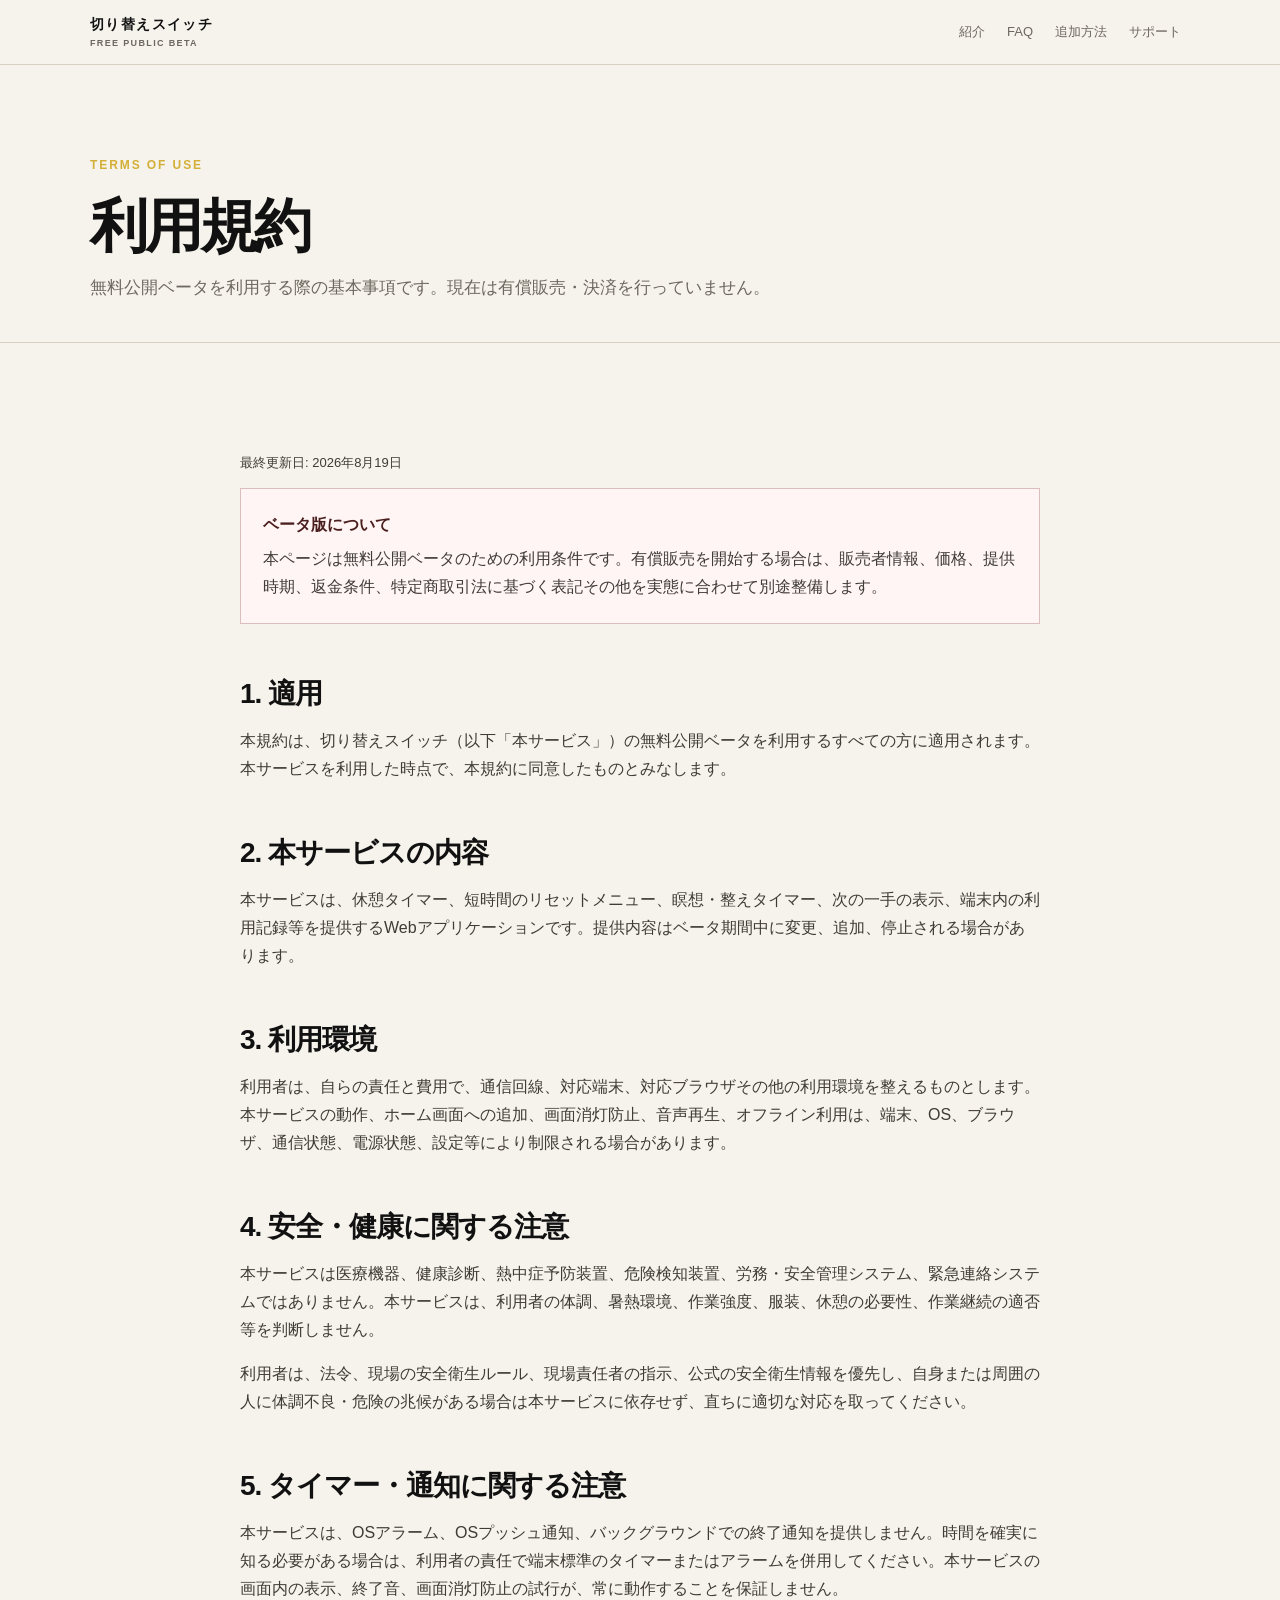
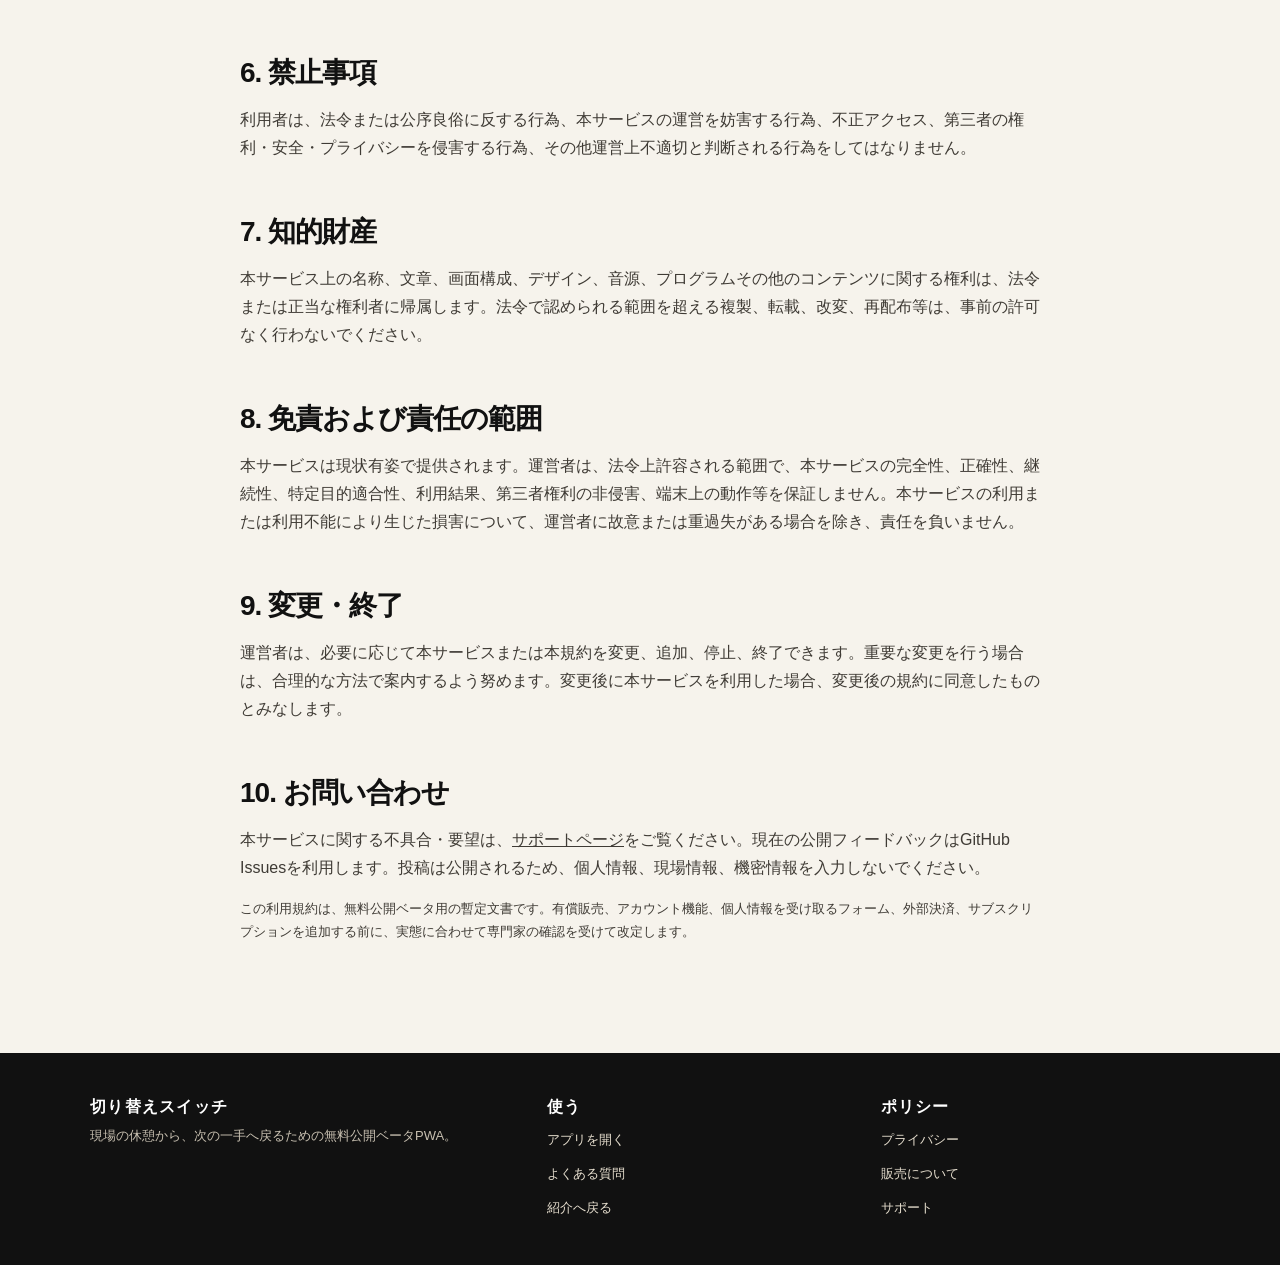
<file: terms.html>
<!doctype html>
<html lang="ja">
<head>
  <meta charset="UTF-8">
  <meta name="viewport" content="width=device-width, initial-scale=1.0">
  <meta name="description" content="切り替えスイッチ無料公開ベータの利用規約。利用範囲、安全上の注意、免責、変更について説明します。">
  <title>利用規約｜切り替えスイッチ</title>
  <link rel="stylesheet" href="site.css">
</head>
<body>
  <header class="site-header">
    <div class="header-inner">
      <a class="brand" href="start.html" aria-label="切り替えスイッチ ホーム">切り替えスイッチ<small>FREE PUBLIC BETA</small></a>
      <nav class="nav" aria-label="主要ナビゲーション">
        <a href="start.html">紹介</a>
        <a href="faq.html">FAQ</a>
        <a href="install.html">追加方法</a>
        <a href="support.html">サポート</a>
      </nav>
    </div>
  </header>

  <main>
    <section class="page-hero">
      <div class="container">
        <div class="eyebrow">TERMS OF USE</div>
        <h1>利用規約</h1>
        <p>無料公開ベータを利用する際の基本事項です。現在は有償販売・決済を行っていません。</p>
      </div>
    </section>

    <section class="section">
      <div class="container prose">
        <p class="meta">最終更新日: 2026年8月19日</p>
        <div class="warning">
          <strong>ベータ版について</strong>
          <p>本ページは無料公開ベータのための利用条件です。有償販売を開始する場合は、販売者情報、価格、提供時期、返金条件、特定商取引法に基づく表記その他を実態に合わせて別途整備します。</p>
        </div>

        <h2>1. 適用</h2>
        <p>本規約は、切り替えスイッチ（以下「本サービス」）の無料公開ベータを利用するすべての方に適用されます。本サービスを利用した時点で、本規約に同意したものとみなします。</p>

        <h2>2. 本サービスの内容</h2>
        <p>本サービスは、休憩タイマー、短時間のリセットメニュー、瞑想・整えタイマー、次の一手の表示、端末内の利用記録等を提供するWebアプリケーションです。提供内容はベータ期間中に変更、追加、停止される場合があります。</p>

        <h2>3. 利用環境</h2>
        <p>利用者は、自らの責任と費用で、通信回線、対応端末、対応ブラウザその他の利用環境を整えるものとします。本サービスの動作、ホーム画面への追加、画面消灯防止、音声再生、オフライン利用は、端末、OS、ブラウザ、通信状態、電源状態、設定等により制限される場合があります。</p>

        <h2>4. 安全・健康に関する注意</h2>
        <p>本サービスは医療機器、健康診断、熱中症予防装置、危険検知装置、労務・安全管理システム、緊急連絡システムではありません。本サービスは、利用者の体調、暑熱環境、作業強度、服装、休憩の必要性、作業継続の適否等を判断しません。</p>
        <p>利用者は、法令、現場の安全衛生ルール、現場責任者の指示、公式の安全衛生情報を優先し、自身または周囲の人に体調不良・危険の兆候がある場合は本サービスに依存せず、直ちに適切な対応を取ってください。</p>

        <h2>5. タイマー・通知に関する注意</h2>
        <p>本サービスは、OSアラーム、OSプッシュ通知、バックグラウンドでの終了通知を提供しません。時間を確実に知る必要がある場合は、利用者の責任で端末標準のタイマーまたはアラームを併用してください。本サービスの画面内の表示、終了音、画面消灯防止の試行が、常に動作することを保証しません。</p>

        <h2>6. 禁止事項</h2>
        <p>利用者は、法令または公序良俗に反する行為、本サービスの運営を妨害する行為、不正アクセス、第三者の権利・安全・プライバシーを侵害する行為、その他運営上不適切と判断される行為をしてはなりません。</p>

        <h2>7. 知的財産</h2>
        <p>本サービス上の名称、文章、画面構成、デザイン、音源、プログラムその他のコンテンツに関する権利は、法令または正当な権利者に帰属します。法令で認められる範囲を超える複製、転載、改変、再配布等は、事前の許可なく行わないでください。</p>

        <h2>8. 免責および責任の範囲</h2>
        <p>本サービスは現状有姿で提供されます。運営者は、法令上許容される範囲で、本サービスの完全性、正確性、継続性、特定目的適合性、利用結果、第三者権利の非侵害、端末上の動作等を保証しません。本サービスの利用または利用不能により生じた損害について、運営者に故意または重過失がある場合を除き、責任を負いません。</p>

        <h2>9. 変更・終了</h2>
        <p>運営者は、必要に応じて本サービスまたは本規約を変更、追加、停止、終了できます。重要な変更を行う場合は、合理的な方法で案内するよう努めます。変更後に本サービスを利用した場合、変更後の規約に同意したものとみなします。</p>

        <h2>10. お問い合わせ</h2>
        <p>本サービスに関する不具合・要望は、<a href="support.html">サポートページ</a>をご覧ください。現在の公開フィードバックはGitHub Issuesを利用します。投稿は公開されるため、個人情報、現場情報、機密情報を入力しないでください。</p>

        <p class="meta">この利用規約は、無料公開ベータ用の暫定文書です。有償販売、アカウント機能、個人情報を受け取るフォーム、外部決済、サブスクリプションを追加する前に、実態に合わせて専門家の確認を受けて改定します。</p>
      </div>
    </section>
  </main>

  <footer class="footer">
    <div class="container footer-grid">
      <section><h2>切り替えスイッチ</h2><p>現場の休憩から、次の一手へ戻るための無料公開ベータPWA。</p></section>
      <section><h2>使う</h2><ul><li><a href="index.html?v=20260819">アプリを開く</a></li><li><a href="faq.html">よくある質問</a></li><li><a href="start.html">紹介へ戻る</a></li></ul></section>
      <section><h2>ポリシー</h2><ul><li><a href="privacy.html">プライバシー</a></li><li><a href="commerce.html">販売について</a></li><li><a href="support.html">サポート</a></li></ul></section>
    </div>
  </footer>
</body>
</html>
</file>
<file: site.css>
:root {
  --ink: #111111;
  --ink-2: #1a1a1a;
  --paper: #f6f3ec;
  --paper-2: #ede8dc;
  --line: #d8d0c1;
  --muted: #6d685f;
  --gold: #ad8b32;
  --gold-2: #d4af37;
  --danger: #8c3f3f;
  --max: 1100px;
}

* { box-sizing: border-box; }
html { scroll-behavior: smooth; }
body {
  margin: 0;
  color: var(--ink);
  background: var(--paper);
  font-family: -apple-system, BlinkMacSystemFont, "Hiragino Sans", "Yu Gothic", "Noto Sans JP", sans-serif;
  line-height: 1.75;
  text-rendering: optimizeLegibility;
}
a { color: inherit; }
a:focus-visible, button:focus-visible { outline: 3px solid #1e68d9; outline-offset: 3px; }

.site-header {
  position: sticky;
  top: 0;
  z-index: 20;
  background: rgba(246, 243, 236, .95);
  border-bottom: 1px solid var(--line);
  backdrop-filter: blur(10px);
}
.header-inner, .container {
  width: min(calc(100% - 32px), var(--max));
  margin-inline: auto;
}
.header-inner {
  min-height: 64px;
  display: flex;
  align-items: center;
  justify-content: space-between;
  gap: 16px;
}
.brand {
  text-decoration: none;
  font-size: 14px;
  font-weight: 800;
  letter-spacing: .1em;
  white-space: nowrap;
}
.brand small { display: block; color: var(--muted); font-size: 9px; font-weight: 700; letter-spacing: .15em; }
.nav { display: flex; align-items: center; gap: 4px; overflow-x: auto; }
.nav a { color: var(--muted); text-decoration: none; font-size: 13px; padding: 7px 9px; white-space: nowrap; }
.nav a:hover, .nav a[aria-current="page"] { color: var(--ink); text-decoration: underline; text-underline-offset: 4px; }

.hero {
  background: var(--ink);
  color: white;
  padding: clamp(72px, 14vw, 150px) 0 clamp(56px, 10vw, 100px);
  overflow: hidden;
  position: relative;
}
.hero::after {
  content: "";
  position: absolute;
  width: 540px;
  height: 540px;
  right: -280px;
  top: -250px;
  border: 1px solid rgba(212, 175, 55, .35);
  border-radius: 50%;
  box-shadow: 0 0 0 56px rgba(212, 175, 55, .04), 0 0 0 112px rgba(212, 175, 55, .03);
}
.hero .container { position: relative; z-index: 1; }
.eyebrow { color: var(--gold-2); font-size: 12px; font-weight: 700; letter-spacing: .16em; text-transform: uppercase; }
h1, h2, h3 { line-height: 1.25; }
h1 { max-width: 800px; margin: 14px 0 18px; font-size: clamp(38px, 8vw, 76px); letter-spacing: -.055em; }
.hero p { max-width: 640px; margin: 0; color: #ded9cc; font-size: clamp(16px, 2vw, 20px); }
.hero-actions { display: flex; flex-wrap: wrap; gap: 12px; margin-top: 32px; }
.button {
  display: inline-flex;
  align-items: center;
  justify-content: center;
  min-height: 50px;
  padding: 12px 20px;
  border: 1px solid var(--ink);
  border-radius: 0;
  font: inherit;
  font-weight: 800;
  text-decoration: none;
  cursor: pointer;
  transition: transform .16s ease, background .16s ease, color .16s ease;
}
.button:active { transform: scale(.98); }
.button-primary { background: var(--gold-2); border-color: var(--gold-2); color: var(--ink); }
.button-primary:hover { background: #e2c54e; }
.button-secondary { background: transparent; color: white; border-color: rgba(255,255,255,.65); }
.button-secondary:hover { background: rgba(255,255,255,.1); }
.button-ink { background: var(--ink); color: white; }
.button-ink:hover { background: #333; }

.section { padding: clamp(52px, 8vw, 96px) 0; }
.section-dark { background: var(--ink); color: white; }
.section-muted { background: var(--paper-2); }
.section h2 { margin: 0 0 16px; font-size: clamp(28px, 5vw, 46px); letter-spacing: -.04em; }
.section-intro { max-width: 720px; margin: 0 0 30px; color: var(--muted); font-size: 17px; }
.section-dark .section-intro { color: #cec7b7; }

.grid { display: grid; gap: 16px; }
.grid-2 { grid-template-columns: repeat(2, minmax(0, 1fr)); }
.grid-3 { grid-template-columns: repeat(3, minmax(0, 1fr)); }
.card { padding: 24px; background: rgba(255,255,255,.68); border: 1px solid var(--line); }
.section-dark .card { background: var(--ink-2); border-color: #353535; }
.card .number { color: var(--gold); font-weight: 900; letter-spacing: .1em; font-size: 13px; }
.card h3 { margin: 9px 0; font-size: 21px; }
.card p { margin: 0; color: var(--muted); }
.section-dark .card p { color: #cec7b7; }

.signal { padding: 24px; border-left: 4px solid var(--gold); background: #fffbed; }
.signal strong { display: block; margin-bottom: 5px; }
.signal p { margin: 0; }
.warning { padding: 22px; border: 1px solid #dcbdbd; background: #fff5f5; color: #4c1f1f; }
.warning strong { display: block; margin-bottom: 6px; }
.warning p { margin: 0; }

.page-hero { padding: clamp(50px, 9vw, 90px) 0 40px; border-bottom: 1px solid var(--line); }
.page-hero h1 { margin-bottom: 10px; font-size: clamp(34px, 6vw, 58px); }
.page-hero p { max-width: 760px; margin: 0; color: var(--muted); font-size: 17px; }
.prose { max-width: 800px; }
.prose h2 { margin: 52px 0 16px; font-size: 28px; letter-spacing: -.035em; }
.prose h3 { margin: 28px 0 8px; font-size: 20px; }
.prose p, .prose li { color: #3f3b35; }
.prose ul { padding-left: 1.2em; }
.prose table { width: 100%; border-collapse: collapse; margin: 22px 0; font-size: 14px; }
.prose th, .prose td { vertical-align: top; text-align: left; padding: 12px; border: 1px solid var(--line); }
.prose th { background: var(--paper-2); }
.meta { color: var(--muted); font-size: 13px; }
.faq details { border-top: 1px solid var(--line); padding: 17px 0; }
.faq details:last-child { border-bottom: 1px solid var(--line); }
.faq summary { cursor: pointer; font-weight: 800; padding-right: 22px; }
.faq details p { margin: 12px 0 0; color: #48433b; }

.footer { color: #c8c0b1; background: var(--ink); padding: 44px 0; }
.footer-grid { display: grid; grid-template-columns: 1.4fr 1fr 1fr; gap: 24px; }
.footer h2 { margin: 0 0 8px; color: white; font-size: 16px; letter-spacing: .08em; }
.footer p { max-width: 390px; margin: 0; font-size: 13px; }
.footer a { color: #e7dfcf; font-size: 13px; text-decoration: none; }
.footer a:hover { text-decoration: underline; text-underline-offset: 4px; }
.footer ul { padding: 0; margin: 0; list-style: none; }
.footer li + li { margin-top: 6px; }
.footer-note { margin-top: 30px !important; font-size: 12px !important; color: #9e978c; }

@media (max-width: 720px) {
  .header-inner, .container { width: min(calc(100% - 24px), var(--max)); }
  .header-inner { align-items: center; }
  .nav a { padding: 6px; font-size: 12px; }
  .grid-2, .grid-3, .footer-grid { grid-template-columns: 1fr; }
  .card { padding: 20px; }
  .page-hero { padding-top: 44px; }
}

@media (prefers-reduced-motion: reduce) {
  *, *::before, *::after { scroll-behavior: auto !important; transition: none !important; }
}
</file>
